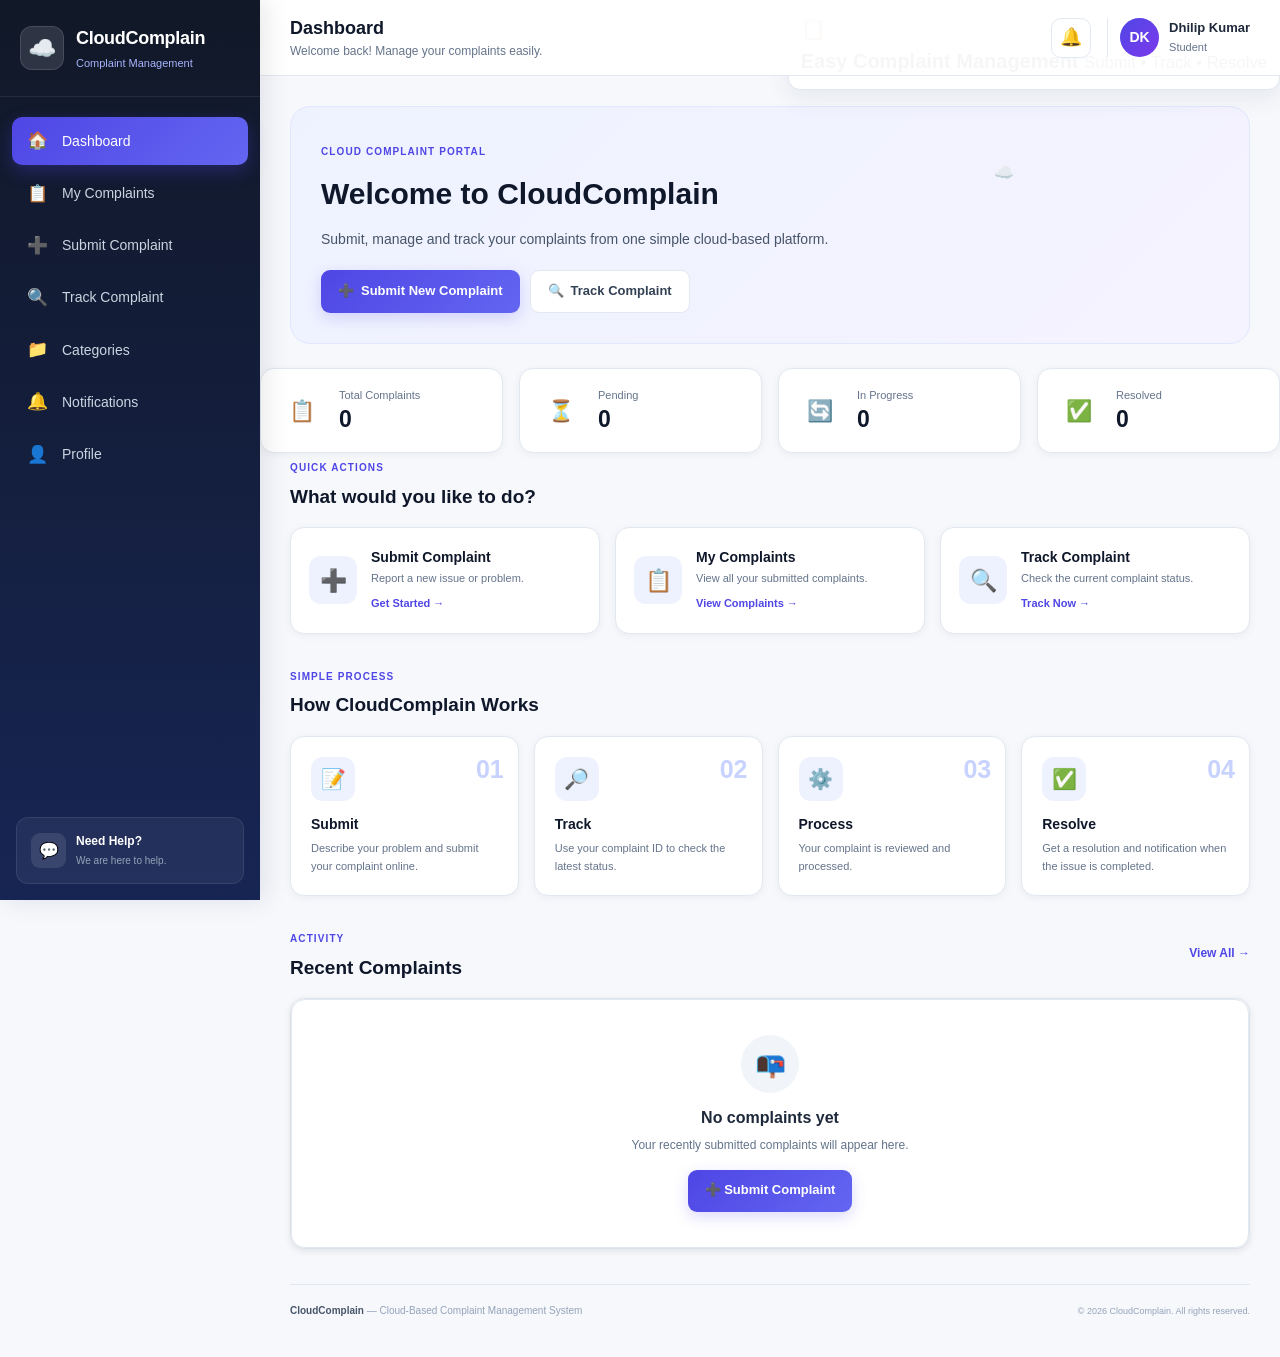
<file: index.html>
<!DOCTYPE html>
<html lang="en">

<head>

    <meta charset="UTF-8">

    <meta
        name="viewport"
        content="width=device-width, initial-scale=1.0"
    >

    <meta
        name="description"
        content="CloudComplain - Cloud Based Complaint Management System"
    >

    <title>
        CloudComplain | Complaint Management
    </title>

    <link
        rel="stylesheet"
        href="style.css"
    >

</head>


<body>


    <!-- =====================================================
         MAIN APPLICATION
    ====================================================== -->

    <div class="app-container">


        <!-- =================================================
             SIDEBAR
        ================================================== -->

        <aside class="sidebar">


            <!-- Logo -->

            <div class="sidebar-logo">

                <div class="logo-icon">
                    ☁️
                </div>

                <div class="logo-text">

                    <h1>
                        CloudComplain
                    </h1>

                    <p>
                        Complaint Management
                    </p>

                </div>

            </div>


            <!-- Navigation -->

            <nav class="sidebar-nav">


                <a
                    href="index.html"
                    class="nav-link active"
                >

                    <span class="nav-icon">
                        🏠
                    </span>

                    <span>
                        Dashboard
                    </span>

                </a>


                <a
                    href="complaints.html"
                    class="nav-link"
                >

                    <span class="nav-icon">
                        📋
                    </span>

                    <span>
                        My Complaints
                    </span>

                </a>


                <a
                    href="submit.html"
                    class="nav-link"
                >

                    <span class="nav-icon">
                        ➕
                    </span>

                    <span>
                        Submit Complaint
                    </span>

                </a>


                <a
                    href="track.html"
                    class="nav-link"
                >

                    <span class="nav-icon">
                        🔍
                    </span>

                    <span>
                        Track Complaint
                    </span>

                </a>


                <a
                    href="categories.html"
                    class="nav-link"
                >

                    <span class="nav-icon">
                        📁
                    </span>

                    <span>
                        Categories
                    </span>

                </a>


                <a
                    href="notification.html"
                    class="nav-link"
                >

                    <span class="nav-icon">
                        🔔
                    </span>

                    <span>
                        Notifications
                    </span>

                    <span
                        id="headerNotificationCount"
                        class="notification-count"
                    >
                        0
                    </span>

                </a>


                <a
                    href="profile.html"
                    class="nav-link"
                >

                    <span class="nav-icon">
                        👤
                    </span>

                    <span>
                        Profile
                    </span>

                </a>


            </nav>


            <!-- Sidebar Bottom -->

            <div class="sidebar-bottom">

                <div class="help-box">

                    <div class="help-icon">
                        💬
                    </div>

                    <div>

                        <strong>
                            Need Help?
                        </strong>

                        <p>
                            We are here to help.
                        </p>

                    </div>

                </div>

            </div>


        </aside>


        <!-- =================================================
             MAIN CONTENT
        ================================================== -->

        <main class="main-content">


            <!-- Top Bar -->

            <header class="topbar">


                <button
                    type="button"
                    class="menu-button"
                    id="menuButton"
                >
                    ☰
                </button>


                <div class="topbar-left">

                    <div>

                        <h2>
                            Dashboard
                        </h2>

                        <p>
                            Welcome back! Manage your complaints easily.
                        </p>

                    </div>

                </div>


                <div class="topbar-right">


                    <!-- Notification -->

                    <a
                        href="notification.html"
                        class="topbar-icon-button"
                        title="Notifications"
                    >

                        🔔

                        <span
                            id="notificationCount"
                            class="notification-count"
                        >
                            0
                        </span>

                    </a>


                    <!-- User -->

                    <a
                        href="profile.html"
                        class="user-mini"
                    >

                        <div class="user-avatar">
                            D
                        </div>

                        <div class="user-mini-info">

                            <strong id="headerUserName">
                                Dhilip Kumar
                            </strong>

                            <span>
                                Student
                            </span>

                        </div>

                    </a>


                </div>


            </header>


            <!-- =================================================
                 WELCOME SECTION
            ================================================== -->

            <section class="welcome-section">


                <div class="welcome-content">

                    <span class="section-label">
                        CLOUD COMPLAINT PORTAL
                    </span>

                    <h1>
                        Welcome to
                        <span>
                            CloudComplain
                        </span>
                    </h1>

                    <p>
                        Submit, manage and track your complaints
                        from one simple cloud-based platform.
                    </p>


                    <div class="welcome-buttons">

                        <a
                            href="submit.html"
                            class="primary-button"
                        >

                            <span>
                                ➕
                            </span>

                            Submit New Complaint

                        </a>


                        <a
                            href="track.html"
                            class="secondary-button"
                        >

                            <span>
                                🔍
                            </span>

                            Track Complaint

                        </a>

                    </div>

                </div>


                <div class="welcome-illustration">

                    <div class="cloud-illustration">

                        ☁️

                    </div>

                    <div class="illustration-card">

                        <span>
                            📋
                        </span>

                        <div>

                            <strong>
                                Easy Complaint Management
                            </strong>

                            <small>
                                Submit • Track • Resolve
                            </small>

                        </div>

                    </div>

                </div>


            </section>


            <!-- =================================================
                 STATISTICS
            ================================================== -->

            <section class="stats-grid">


                <!-- Total -->

                <div class="stat-card">

                    <div class="stat-icon blue">
                        📋
                    </div>

                    <div class="stat-content">

                        <span>
                            Total Complaints
                        </span>

                        <strong id="totalComplaints">
                            0
                        </strong>

                    </div>

                </div>


                <!-- Pending -->

                <div class="stat-card">

                    <div class="stat-icon orange">
                        ⏳
                    </div>

                    <div class="stat-content">

                        <span>
                            Pending
                        </span>

                        <strong id="pendingComplaints">
                            0
                        </strong>

                    </div>

                </div>


                <!-- Progress -->

                <div class="stat-card">

                    <div class="stat-icon purple">
                        🔄
                    </div>

                    <div class="stat-content">

                        <span>
                            In Progress
                        </span>

                        <strong id="progressComplaints">
                            0
                        </strong>

                    </div>

                </div>


                <!-- Resolved -->

                <div class="stat-card">

                    <div class="stat-icon green">
                        ✅
                    </div>

                    <div class="stat-content">

                        <span>
                            Resolved
                        </span>

                        <strong id="resolvedComplaints">
                            0
                        </strong>

                    </div>

                </div>


            </section>


            <!-- =================================================
                 QUICK ACTIONS
            ================================================== -->

            <section class="dashboard-section">


                <div class="section-heading">

                    <div>

                        <span class="section-label">
                            QUICK ACTIONS
                        </span>

                        <h2>
                            What would you like to do?
                        </h2>

                    </div>

                </div>


                <div class="quick-actions-grid">


                    <!-- Submit -->

                    <a
                        href="submit.html"
                        class="action-card"
                    >

                        <div class="action-icon blue">
                            ➕
                        </div>

                        <div class="action-card-content">

                            <h3>
                                Submit Complaint
                            </h3>

                            <p>
                                Report a new issue or problem.
                            </p>

                            <span class="action-link">
                                Get Started →
                            </span>

                        </div>

                    </a>


                    <!-- Complaints -->

                    <a
                        href="complaints.html"
                        class="action-card"
                    >

                        <div class="action-icon purple">
                            📋
                        </div>

                        <div class="action-card-content">

                            <h3>
                                My Complaints
                            </h3>

                            <p>
                                View all your submitted complaints.
                            </p>

                            <span class="action-link">
                                View Complaints →
                            </span>

                        </div>

                    </a>


                    <!-- Track -->

                    <a
                        href="track.html"
                        class="action-card"
                    >

                        <div class="action-icon green">
                            🔍
                        </div>

                        <div class="action-card-content">

                            <h3>
                                Track Complaint
                            </h3>

                            <p>
                                Check the current complaint status.
                            </p>

                            <span class="action-link">
                                Track Now →
                            </span>

                        </div>

                    </a>


                </div>

            </section>


            <!-- =================================================
                 HOW IT WORKS
            ================================================== -->

            <section class="dashboard-section">


                <div class="section-heading">

                    <div>

                        <span class="section-label">
                            SIMPLE PROCESS
                        </span>

                        <h2>
                            How CloudComplain Works
                        </h2>

                    </div>

                </div>


                <div class="steps-grid">


                    <!-- Step 1 -->

                    <div class="step-card">

                        <div class="step-number">
                            01
                        </div>

                        <div class="step-icon">
                            📝
                        </div>

                        <h3>
                            Submit
                        </h3>

                        <p>
                            Describe your problem and submit
                            your complaint online.
                        </p>

                    </div>


                    <!-- Step 2 -->

                    <div class="step-card">

                        <div class="step-number">
                            02
                        </div>

                        <div class="step-icon">
                            🔎
                        </div>

                        <h3>
                            Track
                        </h3>

                        <p>
                            Use your complaint ID to check
                            the latest status.
                        </p>

                    </div>


                    <!-- Step 3 -->

                    <div class="step-card">

                        <div class="step-number">
                            03
                        </div>

                        <div class="step-icon">
                            ⚙️
                        </div>

                        <h3>
                            Process
                        </h3>

                        <p>
                            Your complaint is reviewed and
                            processed.
                        </p>

                    </div>


                    <!-- Step 4 -->

                    <div class="step-card">

                        <div class="step-number">
                            04
                        </div>

                        <div class="step-icon">
                            ✅
                        </div>

                        <h3>
                            Resolve
                        </h3>

                        <p>
                            Get a resolution and notification
                            when the issue is completed.
                        </p>

                    </div>


                </div>

            </section>


            <!-- =================================================
                 RECENT COMPLAINTS
            ================================================== -->

            <section class="dashboard-section">


                <div class="section-heading">

                    <div>

                        <span class="section-label">
                            ACTIVITY
                        </span>

                        <h2>
                            Recent Complaints
                        </h2>

                    </div>


                    <a
                        href="complaints.html"
                        class="view-all-link"
                    >
                        View All →
                    </a>

                </div>


                <div
                    id="recentComplaints"
                    class="recent-complaints"
                >


                    <div class="empty-state">

                        <div class="empty-icon">
                            📋
                        </div>

                        <h3>
                            No Complaints Yet
                        </h3>

                        <p>
                            Your recent complaints will appear here.
                        </p>

                        <a
                            href="submit.html"
                            class="primary-button"
                        >
                            ➕ Submit Your First Complaint
                        </a>

                    </div>


                </div>


            </section>


            <!-- =================================================
                 FOOTER
            ================================================== -->

            <footer class="footer">

                <div>

                    <strong>
                        CloudComplain
                    </strong>

                    <span>
                        — Cloud-Based Complaint Management System
                    </span>

                </div>

                <p>
                    © 2026 CloudComplain. All rights reserved.
                </p>

            </footer>


        </main>


    </div>


    <!-- =====================================================
         TOAST MESSAGE
    ====================================================== -->

    <div
        id="toast"
        class="toast"
    >

        <span
            id="toastMessage"
        >
            Success
        </span>

    </div>


    <!-- =====================================================
         JAVASCRIPT
    ====================================================== -->

    <script src="script.js"></script>


</body>

</html>
</file>
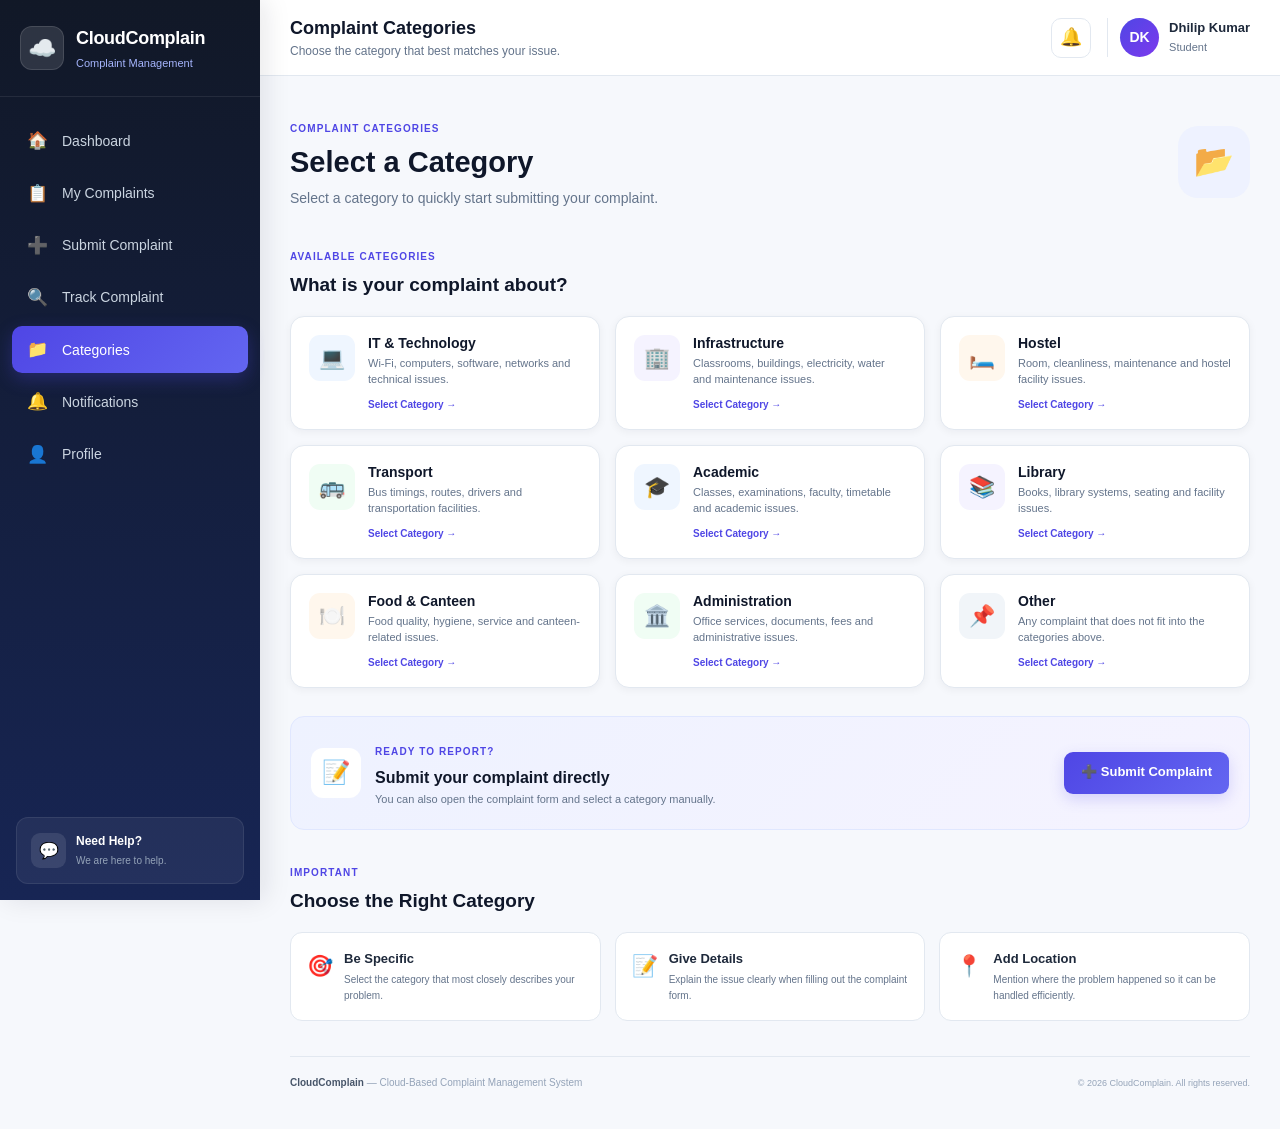
<file: categories.html>
<!DOCTYPE html>
<html lang="en">

<head>

    <meta charset="UTF-8">

    <meta
        name="viewport"
        content="width=device-width, initial-scale=1.0"
    >

    <meta
        name="description"
        content="CloudComplain - Complaint Categories"
    >

    <title>
        Categories | CloudComplain
    </title>

    <link
        rel="stylesheet"
        href="style.css"
    >

</head>


<body>


    <!-- =====================================================
         APPLICATION CONTAINER
    ====================================================== -->

    <div class="app-container">


        <!-- =================================================
             SIDEBAR
        ================================================== -->

        <aside class="sidebar">


            <!-- LOGO -->

            <div class="sidebar-logo">

                <div class="logo-icon">
                    ☁️
                </div>

                <div class="logo-text">

                    <h1>
                        CloudComplain
                    </h1>

                    <p>
                        Complaint Management
                    </p>

                </div>

            </div>


            <!-- NAVIGATION -->

            <nav class="sidebar-nav">


                <a
                    href="index.html"
                    class="nav-link"
                >

                    <span class="nav-icon">
                        🏠
                    </span>

                    <span>
                        Dashboard
                    </span>

                </a>


                <a
                    href="complaints.html"
                    class="nav-link"
                >

                    <span class="nav-icon">
                        📋
                    </span>

                    <span>
                        My Complaints
                    </span>

                </a>


                <a
                    href="submit.html"
                    class="nav-link"
                >

                    <span class="nav-icon">
                        ➕
                    </span>

                    <span>
                        Submit Complaint
                    </span>

                </a>


                <a
                    href="track.html"
                    class="nav-link"
                >

                    <span class="nav-icon">
                        🔍
                    </span>

                    <span>
                        Track Complaint
                    </span>

                </a>


                <a
                    href="categories.html"
                    class="nav-link active"
                >

                    <span class="nav-icon">
                        📁
                    </span>

                    <span>
                        Categories
                    </span>

                </a>


                <a
                    href="notification.html"
                    class="nav-link"
                >

                    <span class="nav-icon">
                        🔔
                    </span>

                    <span>
                        Notifications
                    </span>

                    <span
                        id="headerNotificationCount"
                        class="notification-count"
                    >
                        0
                    </span>

                </a>


                <a
                    href="profile.html"
                    class="nav-link"
                >

                    <span class="nav-icon">
                        👤
                    </span>

                    <span>
                        Profile
                    </span>

                </a>


            </nav>


            <!-- SIDEBAR BOTTOM -->

            <div class="sidebar-bottom">

                <div class="help-box">

                    <div class="help-icon">
                        💬
                    </div>

                    <div>

                        <strong>
                            Need Help?
                        </strong>

                        <p>
                            We are here to help.
                        </p>

                    </div>

                </div>

            </div>


        </aside>


        <!-- =================================================
             MAIN CONTENT
        ================================================== -->

        <main class="main-content">


            <!-- =================================================
                 TOPBAR
            ================================================== -->

            <header class="topbar">


                <button
                    type="button"
                    class="menu-button"
                    id="menuButton"
                    aria-label="Open menu"
                >
                    ☰
                </button>


                <div class="topbar-left">

                    <div>

                        <h2>
                            Complaint Categories
                        </h2>

                        <p>
                            Choose the category that best matches your issue.
                        </p>

                    </div>

                </div>


                <div class="topbar-right">


                    <!-- NOTIFICATION -->

                    <a
                        href="notification.html"
                        class="topbar-icon-button"
                        title="Notifications"
                    >

                        🔔

                        <span
                            id="notificationCount"
                            class="notification-count"
                        >
                            0
                        </span>

                    </a>


                    <!-- USER -->

                    <a
                        href="profile.html"
                        class="user-mini"
                    >

                        <div class="user-avatar">
                            D
                        </div>

                        <div class="user-mini-info">

                            <strong id="headerUserName">
                                Dhilip Kumar
                            </strong>

                            <span>
                                Student
                            </span>

                        </div>

                    </a>


                </div>


            </header>


            <!-- =================================================
                 PAGE HEADER
            ================================================== -->

            <section class="page-header">


                <div>

                    <span class="section-label">
                        COMPLAINT CATEGORIES
                    </span>

                    <h1>
                        Select a Category
                    </h1>

                    <p>
                        Select a category to quickly start submitting
                        your complaint.
                    </p>

                </div>


                <div class="categories-header-icon">
                    📂
                </div>


            </section>


            <!-- =================================================
                 CATEGORY GRID
            ================================================== -->

            <section class="categories-section">


                <div class="section-heading">

                    <div>

                        <span class="section-label">
                            AVAILABLE CATEGORIES
                        </span>

                        <h2>
                            What is your complaint about?
                        </h2>

                    </div>

                </div>


                <div class="category-grid">


                    <!-- =========================================
                         IT & TECHNOLOGY
                    ========================================== -->

                    <button
                        type="button"
                        class="category-card"
                        onclick="selectCategory('IT & Technology')"
                    >

                        <div class="category-card-icon blue">
                            💻
                        </div>

                        <div class="category-card-content">

                            <h3>
                                IT & Technology
                            </h3>

                            <p>
                                Wi-Fi, computers, software,
                                networks and technical issues.
                            </p>

                            <span class="category-action">
                                Select Category →
                            </span>

                        </div>

                    </button>


                    <!-- =========================================
                         INFRASTRUCTURE
                    ========================================== -->

                    <button
                        type="button"
                        class="category-card"
                        onclick="selectCategory('Infrastructure')"
                    >

                        <div class="category-card-icon purple">
                            🏢
                        </div>

                        <div class="category-card-content">

                            <h3>
                                Infrastructure
                            </h3>

                            <p>
                                Classrooms, buildings, electricity,
                                water and maintenance issues.
                            </p>

                            <span class="category-action">
                                Select Category →
                            </span>

                        </div>

                    </button>


                    <!-- =========================================
                         HOSTEL
                    ========================================== -->

                    <button
                        type="button"
                        class="category-card"
                        onclick="selectCategory('Hostel')"
                    >

                        <div class="category-card-icon orange">
                            🛏️
                        </div>

                        <div class="category-card-content">

                            <h3>
                                Hostel
                            </h3>

                            <p>
                                Room, cleanliness, maintenance
                                and hostel facility issues.
                            </p>

                            <span class="category-action">
                                Select Category →
                            </span>

                        </div>

                    </button>


                    <!-- =========================================
                         TRANSPORT
                    ========================================== -->

                    <button
                        type="button"
                        class="category-card"
                        onclick="selectCategory('Transport')"
                    >

                        <div class="category-card-icon green">
                            🚌
                        </div>

                        <div class="category-card-content">

                            <h3>
                                Transport
                            </h3>

                            <p>
                                Bus timings, routes, drivers
                                and transportation facilities.
                            </p>

                            <span class="category-action">
                                Select Category →
                            </span>

                        </div>

                    </button>


                    <!-- =========================================
                         ACADEMIC
                    ========================================== -->

                    <button
                        type="button"
                        class="category-card"
                        onclick="selectCategory('Academic')"
                    >

                        <div class="category-card-icon blue">
                            🎓
                        </div>

                        <div class="category-card-content">

                            <h3>
                                Academic
                            </h3>

                            <p>
                                Classes, examinations, faculty,
                                timetable and academic issues.
                            </p>

                            <span class="category-action">
                                Select Category →
                            </span>

                        </div>

                    </button>


                    <!-- =========================================
                         LIBRARY
                    ========================================== -->

                    <button
                        type="button"
                        class="category-card"
                        onclick="selectCategory('Library')"
                    >

                        <div class="category-card-icon purple">
                            📚
                        </div>

                        <div class="category-card-content">

                            <h3>
                                Library
                            </h3>

                            <p>
                                Books, library systems,
                                seating and facility issues.
                            </p>

                            <span class="category-action">
                                Select Category →
                            </span>

                        </div>

                    </button>


                    <!-- =========================================
                         FOOD & CANTEEN
                    ========================================== -->

                    <button
                        type="button"
                        class="category-card"
                        onclick="selectCategory('Food & Canteen')"
                    >

                        <div class="category-card-icon orange">
                            🍽️
                        </div>

                        <div class="category-card-content">

                            <h3>
                                Food & Canteen
                            </h3>

                            <p>
                                Food quality, hygiene, service
                                and canteen-related issues.
                            </p>

                            <span class="category-action">
                                Select Category →
                            </span>

                        </div>

                    </button>


                    <!-- =========================================
                         ADMINISTRATION
                    ========================================== -->

                    <button
                        type="button"
                        class="category-card"
                        onclick="selectCategory('Administration')"
                    >

                        <div class="category-card-icon green">
                            🏛️
                        </div>

                        <div class="category-card-content">

                            <h3>
                                Administration
                            </h3>

                            <p>
                                Office services, documents,
                                fees and administrative issues.
                            </p>

                            <span class="category-action">
                                Select Category →
                            </span>

                        </div>

                    </button>


                    <!-- =========================================
                         OTHER
                    ========================================== -->

                    <button
                        type="button"
                        class="category-card"
                        onclick="selectCategory('Other')"
                    >

                        <div class="category-card-icon gray">
                            📌
                        </div>

                        <div class="category-card-content">

                            <h3>
                                Other
                            </h3>

                            <p>
                                Any complaint that does not fit
                                into the categories above.
                            </p>

                            <span class="category-action">
                                Select Category →
                            </span>

                        </div>

                    </button>


                </div>


            </section>


            <!-- =================================================
                 QUICK SUBMISSION BANNER
            ================================================== -->

            <section class="category-submit-banner">


                <div class="category-submit-icon">
                    📝
                </div>


                <div class="category-submit-content">

                    <span class="section-label">
                        READY TO REPORT?
                    </span>

                    <h2>
                        Submit your complaint directly
                    </h2>

                    <p>
                        You can also open the complaint form and
                        select a category manually.
                    </p>

                </div>


                <a
                    href="submit.html"
                    class="primary-button"
                >

                    ➕

                    Submit Complaint

                </a>


            </section>


            <!-- =================================================
                 CATEGORY INFORMATION
            ================================================== -->

            <section class="dashboard-section">


                <div class="section-heading">

                    <div>

                        <span class="section-label">
                            IMPORTANT
                        </span>

                        <h2>
                            Choose the Right Category
                        </h2>

                    </div>

                </div>


                <div class="tips-grid">


                    <div class="tip-card">

                        <div class="tip-icon">
                            🎯
                        </div>

                        <div>

                            <h3>
                                Be Specific
                            </h3>

                            <p>
                                Select the category that most closely
                                describes your problem.
                            </p>

                        </div>

                    </div>


                    <div class="tip-card">

                        <div class="tip-icon">
                            📝
                        </div>

                        <div>

                            <h3>
                                Give Details
                            </h3>

                            <p>
                                Explain the issue clearly when filling
                                out the complaint form.
                            </p>

                        </div>

                    </div>


                    <div class="tip-card">

                        <div class="tip-icon">
                            📍
                        </div>

                        <div>

                            <h3>
                                Add Location
                            </h3>

                            <p>
                                Mention where the problem happened so
                                it can be handled efficiently.
                            </p>

                        </div>

                    </div>


                </div>


            </section>


            <!-- =================================================
                 FOOTER
            ================================================== -->

            <footer class="footer">

                <div>

                    <strong>
                        CloudComplain
                    </strong>

                    <span>
                        — Cloud-Based Complaint Management System
                    </span>

                </div>

                <p>
                    © 2026 CloudComplain. All rights reserved.
                </p>

            </footer>


        </main>


    </div>


    <!-- =====================================================
         TOAST
    ====================================================== -->

    <div
        id="toast"
        class="toast"
    >

        <span id="toastMessage">
            Success
        </span>

    </div>


    <!-- =====================================================
         JAVASCRIPT
    ====================================================== -->

    <script src="script.js"></script>


    <!-- =====================================================
         CATEGORY PAGE SCRIPT
    ====================================================== -->

    <script>

        /*
         * When a category is selected:
         *
         * 1. Save the category in localStorage.
         * 2. Show a success message.
         * 3. Open submit.html.
         */

        function selectCategory(category) {


            if (!category) {

                return;

            }


            localStorage.setItem(
                "cloudcomplain_selected_category",
                category
            );


            if (
                typeof showToast ===
                "function"
            ) {

                showToast(
                    category +
                    " selected.",
                    "success"
                );

            }


            setTimeout(
                function () {

                    window.location.href =
                        "submit.html";

                },
                500
            );

        }


        /*
         * Update notification count
         */

        document.addEventListener(
            "DOMContentLoaded",
            function () {


                if (
                    typeof updateNotificationCount ===
                    "function"
                ) {

                    updateNotificationCount();

                }


                if (
                    typeof updateUserDisplay ===
                    "function"
                ) {

                    updateUserDisplay();

                }

            }
        );

    </script>


</body>

</html>
</file>
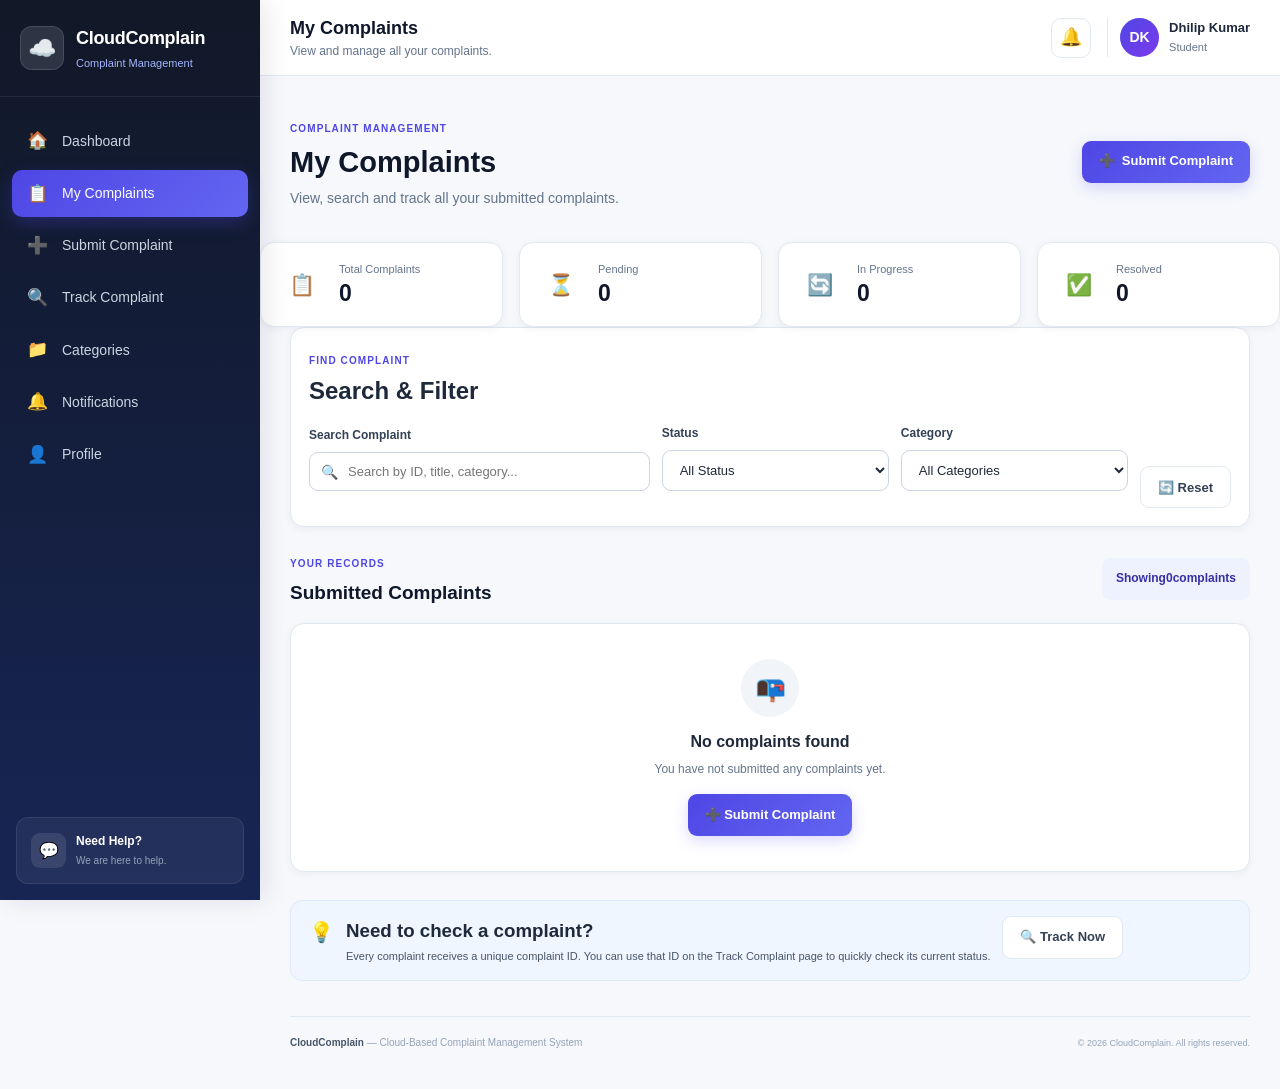
<file: complaints.html>
<!DOCTYPE html>
<html lang="en">

<head>

    <meta charset="UTF-8">

    <meta
        name="viewport"
        content="width=device-width, initial-scale=1.0"
    >

    <meta
        name="description"
        content="CloudComplain - My Complaints"
    >

    <title>
        My Complaints | CloudComplain
    </title>

    <link
        rel="stylesheet"
        href="style.css"
    >

</head>


<body>


    <!-- =====================================================
         APPLICATION CONTAINER
    ====================================================== -->

    <div class="app-container">


        <!-- =================================================
             SIDEBAR
        ================================================== -->

        <aside class="sidebar">


            <!-- LOGO -->

            <div class="sidebar-logo">

                <div class="logo-icon">
                    ☁️
                </div>

                <div class="logo-text">

                    <h1>
                        CloudComplain
                    </h1>

                    <p>
                        Complaint Management
                    </p>

                </div>

            </div>


            <!-- NAVIGATION -->

            <nav class="sidebar-nav">


                <a
                    href="index.html"
                    class="nav-link"
                >

                    <span class="nav-icon">
                        🏠
                    </span>

                    <span>
                        Dashboard
                    </span>

                </a>


                <a
                    href="complaints.html"
                    class="nav-link active"
                >

                    <span class="nav-icon">
                        📋
                    </span>

                    <span>
                        My Complaints
                    </span>

                </a>


                <a
                    href="submit.html"
                    class="nav-link"
                >

                    <span class="nav-icon">
                        ➕
                    </span>

                    <span>
                        Submit Complaint
                    </span>

                </a>


                <a
                    href="track.html"
                    class="nav-link"
                >

                    <span class="nav-icon">
                        🔍
                    </span>

                    <span>
                        Track Complaint
                    </span>

                </a>


                <a
                    href="categories.html"
                    class="nav-link"
                >

                    <span class="nav-icon">
                        📁
                    </span>

                    <span>
                        Categories
                    </span>

                </a>


                <a
                    href="notification.html"
                    class="nav-link"
                >

                    <span class="nav-icon">
                        🔔
                    </span>

                    <span>
                        Notifications
                    </span>

                    <span
                        id="headerNotificationCount"
                        class="notification-count"
                    >
                        0
                    </span>

                </a>


                <a
                    href="profile.html"
                    class="nav-link"
                >

                    <span class="nav-icon">
                        👤
                    </span>

                    <span>
                        Profile
                    </span>

                </a>


            </nav>


            <!-- SIDEBAR BOTTOM -->

            <div class="sidebar-bottom">

                <div class="help-box">

                    <div class="help-icon">
                        💬
                    </div>

                    <div>

                        <strong>
                            Need Help?
                        </strong>

                        <p>
                            We are here to help.
                        </p>

                    </div>

                </div>

            </div>


        </aside>


        <!-- =================================================
             MAIN CONTENT
        ================================================== -->

        <main class="main-content">


            <!-- =================================================
                 TOP BAR
            ================================================== -->

            <header class="topbar">


                <button
                    type="button"
                    class="menu-button"
                    id="menuButton"
                    aria-label="Open menu"
                >
                    ☰
                </button>


                <div class="topbar-left">

                    <div>

                        <h2>
                            My Complaints
                        </h2>

                        <p>
                            View and manage all your complaints.
                        </p>

                    </div>

                </div>


                <div class="topbar-right">


                    <!-- Notification -->

                    <a
                        href="notification.html"
                        class="topbar-icon-button"
                        title="Notifications"
                    >

                        🔔

                        <span
                            id="notificationCount"
                            class="notification-count"
                        >
                            0
                        </span>

                    </a>


                    <!-- User -->

                    <a
                        href="profile.html"
                        class="user-mini"
                    >

                        <div class="user-avatar">
                            D
                        </div>

                        <div class="user-mini-info">

                            <strong id="headerUserName">
                                Dhilip Kumar
                            </strong>

                            <span>
                                Student
                            </span>

                        </div>

                    </a>


                </div>


            </header>


            <!-- =================================================
                 PAGE HEADER
            ================================================== -->

            <section class="page-header">


                <div>

                    <span class="section-label">
                        COMPLAINT MANAGEMENT
                    </span>

                    <h1>
                        My Complaints
                    </h1>

                    <p>
                        View, search and track all your submitted complaints.
                    </p>

                </div>


                <a
                    href="submit.html"
                    class="primary-button"
                >

                    <span>
                        ➕
                    </span>

                    Submit Complaint

                </a>


            </section>


            <!-- =================================================
                 STATISTICS
            ================================================== -->

            <section class="stats-grid">


                <!-- TOTAL -->

                <div class="stat-card">

                    <div class="stat-icon blue">
                        📋
                    </div>

                    <div class="stat-content">

                        <span>
                            Total Complaints
                        </span>

                        <strong id="totalComplaints">
                            0
                        </strong>

                    </div>

                </div>


                <!-- PENDING -->

                <div class="stat-card">

                    <div class="stat-icon orange">
                        ⏳
                    </div>

                    <div class="stat-content">

                        <span>
                            Pending
                        </span>

                        <strong id="pendingComplaints">
                            0
                        </strong>

                    </div>

                </div>


                <!-- IN PROGRESS -->

                <div class="stat-card">

                    <div class="stat-icon purple">
                        🔄
                    </div>

                    <div class="stat-content">

                        <span>
                            In Progress
                        </span>

                        <strong id="progressComplaints">
                            0
                        </strong>

                    </div>

                </div>


                <!-- RESOLVED -->

                <div class="stat-card">

                    <div class="stat-icon green">
                        ✅
                    </div>

                    <div class="stat-content">

                        <span>
                            Resolved
                        </span>

                        <strong id="resolvedComplaints">
                            0
                        </strong>

                    </div>

                </div>


            </section>


            <!-- =================================================
                 SEARCH AND FILTERS
            ================================================== -->

            <section class="filter-section">


                <div class="filter-header">

                    <div>

                        <span class="section-label">
                            FIND COMPLAINT
                        </span>

                        <h2>
                            Search & Filter
                        </h2>

                    </div>

                </div>


                <div class="filter-grid">


                    <!-- SEARCH -->

                    <div class="form-group search-group">

                        <label
                            for="searchInput"
                        >
                            Search Complaint
                        </label>


                        <div class="input-with-icon">

                            <span>
                                🔍
                            </span>

                            <input
                                type="text"
                                id="searchInput"
                                placeholder="Search by ID, title, category..."
                                autocomplete="off"
                            >

                        </div>

                    </div>


                    <!-- STATUS -->

                    <div class="form-group">

                        <label
                            for="statusFilter"
                        >
                            Status
                        </label>


                        <select
                            id="statusFilter"
                        >

                            <option value="all">
                                All Status
                            </option>

                            <option value="Pending">
                                Pending
                            </option>

                            <option value="In Progress">
                                In Progress
                            </option>

                            <option value="Resolved">
                                Resolved
                            </option>

                            <option value="Rejected">
                                Rejected
                            </option>

                        </select>

                    </div>


                    <!-- CATEGORY -->

                    <div class="form-group">

                        <label
                            for="categoryFilter"
                        >
                            Category
                        </label>


                        <select
                            id="categoryFilter"
                        >

                            <option value="all">
                                All Categories
                            </option>

                            <option value="IT & Technology">
                                IT & Technology
                            </option>

                            <option value="Infrastructure">
                                Infrastructure
                            </option>

                            <option value="Hostel">
                                Hostel
                            </option>

                            <option value="Transport">
                                Transport
                            </option>

                            <option value="Academic">
                                Academic
                            </option>

                            <option value="Library">
                                Library
                            </option>

                            <option value="Food & Canteen">
                                Food & Canteen
                            </option>

                            <option value="Administration">
                                Administration
                            </option>

                            <option value="Other">
                                Other
                            </option>

                        </select>

                    </div>


                    <!-- RESET -->

                    <div class="filter-button-wrapper">

                        <button
                            type="button"
                            class="secondary-button"
                            id="resetFilterButton"
                            onclick="resetFilters()"
                        >

                            🔄 Reset

                        </button>

                    </div>


                </div>


            </section>


            <!-- =================================================
                 COMPLAINT LIST HEADER
            ================================================== -->

            <section class="list-section">


                <div class="section-heading">


                    <div>

                        <span class="section-label">
                            YOUR RECORDS
                        </span>

                        <h2>
                            Submitted Complaints
                        </h2>

                    </div>


                    <div class="complaint-count-box">

                        <span>
                            Showing
                        </span>

                        <strong
                            id="complaintCount"
                        >
                            0
                        </strong>

                        <span>
                            complaints
                        </span>

                    </div>


                </div>


                <!-- =================================================
                     COMPLAINT LIST
                ================================================== -->

                <div
                    id="complaintsList"
                    class="complaints-list"
                >


                    <div class="empty-state">


                        <div class="empty-icon">
                            📋
                        </div>


                        <h3>
                            No Complaints Yet
                        </h3>


                        <p>
                            You have not submitted any complaints.
                        </p>


                        <a
                            href="submit.html"
                            class="primary-button"
                        >

                            ➕ Submit Complaint

                        </a>


                    </div>


                </div>


            </section>


            <!-- =================================================
                 INFORMATION BOX
            ================================================== -->

            <section class="info-banner">


                <div class="info-banner-icon">
                    💡
                </div>


                <div>

                    <h3>
                        Need to check a complaint?
                    </h3>

                    <p>
                        Every complaint receives a unique complaint ID.
                        You can use that ID on the Track Complaint page
                        to quickly check its current status.
                    </p>

                </div>


                <a
                    href="track.html"
                    class="secondary-button"
                >

                    🔍 Track Now

                </a>


            </section>


            <!-- =================================================
                 FOOTER
            ================================================== -->

            <footer class="footer">

                <div>

                    <strong>
                        CloudComplain
                    </strong>

                    <span>
                        — Cloud-Based Complaint Management System
                    </span>

                </div>

                <p>
                    © 2026 CloudComplain. All rights reserved.
                </p>

            </footer>


        </main>


    </div>


    <!-- =====================================================
         TOAST
    ====================================================== -->

    <div
        id="toast"
        class="toast"
    >

        <span id="toastMessage">
            Success
        </span>

    </div>


    <!-- =====================================================
         JAVASCRIPT
    ====================================================== -->

    <script src="script.js"></script>


    <!-- =====================================================
         PAGE-SPECIFIC JAVASCRIPT
    ====================================================== -->

    <script>

        /* =================================================
           FILTER VARIABLES
        ================================================== */

        let currentSearch = "";

        let currentStatus = "all";

        let currentCategory = "all";


        /* =================================================
           APPLY FILTERS
        ================================================== */

        function applyFilters() {

            const complaints =
                getComplaints();


            currentSearch =
                document
                    .getElementById(
                        "searchInput"
                    )
                    .value
                    .trim()
                    .toLowerCase();


            currentStatus =
                document
                    .getElementById(
                        "statusFilter"
                    )
                    .value;


            currentCategory =
                document
                    .getElementById(
                        "categoryFilter"
                    )
                    .value;


            const filtered =
                complaints.filter(
                    function (complaint) {


                        /* SEARCH */

                        const searchMatch =

                            !currentSearch ||

                            String(
                                complaint.id || ""
                            )
                                .toLowerCase()
                                .includes(
                                    currentSearch
                                )

                            ||

                            String(
                                complaint.title || ""
                            )
                                .toLowerCase()
                                .includes(
                                    currentSearch
                                )

                            ||

                            String(
                                complaint.category || ""
                            )
                                .toLowerCase()
                                .includes(
                                    currentSearch
                                )

                            ||

                            String(
                                complaint.description || ""
                            )
                                .toLowerCase()
                                .includes(
                                    currentSearch
                                )

                            ||

                            String(
                                complaint.location || ""
                            )
                                .toLowerCase()
                                .includes(
                                    currentSearch
                                );


                        /* STATUS */

                        const statusMatch =

                            currentStatus === "all"

                            ||

                            String(
                                complaint.status ||
                                ""
                            ).toLowerCase() ===

                            currentStatus.toLowerCase();


                        /* CATEGORY */

                        const categoryMatch =

                            currentCategory === "all"

                            ||

                            String(
                                complaint.category ||
                                ""
                            ).toLowerCase() ===

                            currentCategory.toLowerCase();


                        return (
                            searchMatch &&
                            statusMatch &&
                            categoryMatch
                        );

                    }
                );


            displayComplaints(
                filtered
            );


            updateComplaintCount(
                filtered.length
            );

        }


        /* =================================================
           RESET FILTERS
        ================================================== */

        function resetFilters() {

            document.getElementById(
                "searchInput"
            ).value = "";


            document.getElementById(
                "statusFilter"
            ).value = "all";


            document.getElementById(
                "categoryFilter"
            ).value = "all";


            currentSearch = "";

            currentStatus = "all";

            currentCategory = "all";


            const complaints =
                getComplaints();


            displayComplaints(
                complaints
            );


            updateComplaintCount(
                complaints.length
            );


            showToast(
                "Filters reset.",
                "info"
            );

        }


        /* =================================================
           UPDATE COMPLAINT COUNT
        ================================================== */

        function updateComplaintCount(
            count = null
        ) {

            const element =
                document.getElementById(
                    "complaintCount"
                );


            if (!element) {
                return;
            }


            if (count === null) {

                count =
                    getComplaints()
                        .length;

            }


            element.textContent =
                count;

        }


        /* =================================================
           PAGE INITIALIZATION
        ================================================== */

        document.addEventListener(
            "DOMContentLoaded",
            function () {


                const searchInput =
                    document.getElementById(
                        "searchInput"
                    );


                const statusFilter =
                    document.getElementById(
                        "statusFilter"
                    );


                const categoryFilter =
                    document.getElementById(
                        "categoryFilter"
                    );


                if (searchInput) {

                    searchInput.addEventListener(
                        "input",
                        applyFilters
                    );

                }


                if (statusFilter) {

                    statusFilter.addEventListener(
                        "change",
                        applyFilters
                    );

                }


                if (categoryFilter) {

                    categoryFilter.addEventListener(
                        "change",
                        applyFilters
                    );

                }


                const complaints =
                    getComplaints();


                displayComplaints(
                    complaints
                );


                updateComplaintCount(
                    complaints.length
                );


                updateStatistics();


                updateNotificationCount();


            }
        );

    </script>


</body>

</html>
</file>
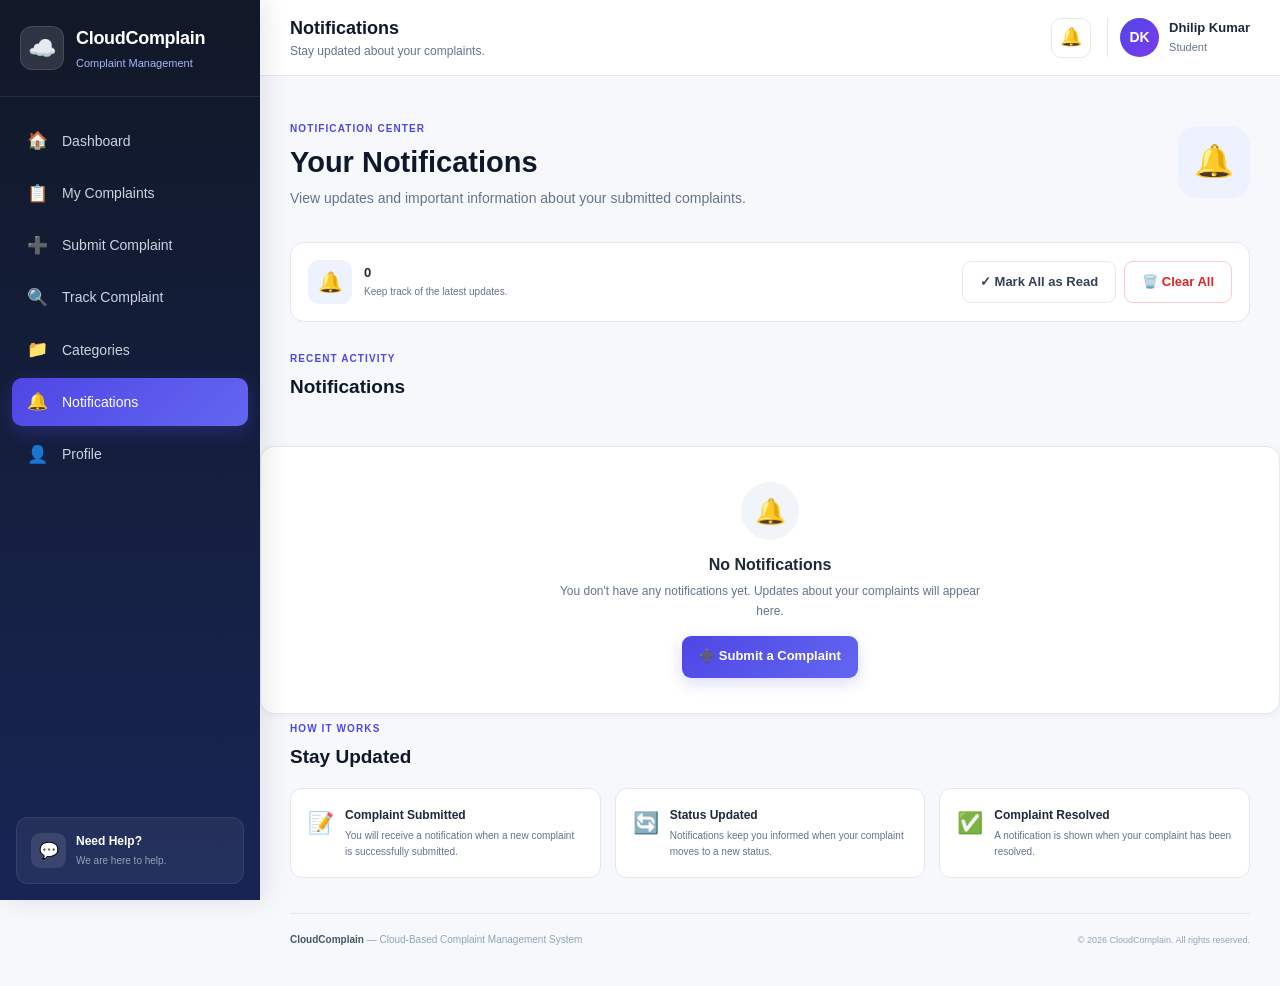
<file: notification.html>
<!DOCTYPE html>
<html lang="en">

<head>

    <meta charset="UTF-8">

    <meta
        name="viewport"
        content="width=device-width, initial-scale=1.0"
    >

    <meta
        name="description"
        content="CloudComplain - Notifications"
    >

    <title>
        Notifications | CloudComplain
    </title>

    <link
        rel="stylesheet"
        href="style.css"
    >

</head>


<body>


    <!-- =====================================================
         APPLICATION CONTAINER
    ====================================================== -->

    <div class="app-container">


        <!-- =================================================
             SIDEBAR
        ================================================== -->

        <aside class="sidebar">


            <!-- LOGO -->

            <div class="sidebar-logo">

                <div class="logo-icon">
                    ☁️
                </div>

                <div class="logo-text">

                    <h1>
                        CloudComplain
                    </h1>

                    <p>
                        Complaint Management
                    </p>

                </div>

            </div>


            <!-- NAVIGATION -->

            <nav class="sidebar-nav">


                <a
                    href="index.html"
                    class="nav-link"
                >

                    <span class="nav-icon">
                        🏠
                    </span>

                    <span>
                        Dashboard
                    </span>

                </a>


                <a
                    href="complaints.html"
                    class="nav-link"
                >

                    <span class="nav-icon">
                        📋
                    </span>

                    <span>
                        My Complaints
                    </span>

                </a>


                <a
                    href="submit.html"
                    class="nav-link"
                >

                    <span class="nav-icon">
                        ➕
                    </span>

                    <span>
                        Submit Complaint
                    </span>

                </a>


                <a
                    href="track.html"
                    class="nav-link"
                >

                    <span class="nav-icon">
                        🔍
                    </span>

                    <span>
                        Track Complaint
                    </span>

                </a>


                <a
                    href="categories.html"
                    class="nav-link"
                >

                    <span class="nav-icon">
                        📁
                    </span>

                    <span>
                        Categories
                    </span>

                </a>


                <a
                    href="notification.html"
                    class="nav-link active"
                >

                    <span class="nav-icon">
                        🔔
                    </span>

                    <span>
                        Notifications
                    </span>

                    <span
                        id="headerNotificationCount"
                        class="notification-count"
                    >
                        0
                    </span>

                </a>


                <a
                    href="profile.html"
                    class="nav-link"
                >

                    <span class="nav-icon">
                        👤
                    </span>

                    <span>
                        Profile
                    </span>

                </a>


            </nav>


            <!-- SIDEBAR BOTTOM -->

            <div class="sidebar-bottom">

                <div class="help-box">

                    <div class="help-icon">
                        💬
                    </div>

                    <div>

                        <strong>
                            Need Help?
                        </strong>

                        <p>
                            We are here to help.
                        </p>

                    </div>

                </div>

            </div>


        </aside>


        <!-- =================================================
             MAIN CONTENT
        ================================================== -->

        <main class="main-content">


            <!-- =================================================
                 TOPBAR
            ================================================== -->

            <header class="topbar">


                <button
                    type="button"
                    class="menu-button"
                    id="menuButton"
                    aria-label="Open menu"
                >
                    ☰
                </button>


                <div class="topbar-left">

                    <div>

                        <h2>
                            Notifications
                        </h2>

                        <p>
                            Stay updated about your complaints.
                        </p>

                    </div>

                </div>


                <div class="topbar-right">


                    <!-- NOTIFICATION -->

                    <a
                        href="notification.html"
                        class="topbar-icon-button"
                        title="Notifications"
                    >

                        🔔

                        <span
                            id="notificationCount"
                            class="notification-count"
                        >
                            0
                        </span>

                    </a>


                    <!-- USER -->

                    <a
                        href="profile.html"
                        class="user-mini"
                    >

                        <div class="user-avatar">
                            D
                        </div>

                        <div class="user-mini-info">

                            <strong id="headerUserName">
                                Dhilip Kumar
                            </strong>

                            <span>
                                Student
                            </span>

                        </div>

                    </a>


                </div>


            </header>


            <!-- =================================================
                 PAGE HEADER
            ================================================== -->

            <section class="page-header">


                <div>

                    <span class="section-label">
                        NOTIFICATION CENTER
                    </span>

                    <h1>
                        Your Notifications
                    </h1>

                    <p>
                        View updates and important information
                        about your submitted complaints.
                    </p>

                </div>


                <div class="tracking-header-icon">
                    🔔
                </div>


            </section>


            <!-- =================================================
                 NOTIFICATION ACTIONS
            ================================================== -->

            <section class="notification-toolbar">


                <div class="notification-summary">

                    <div class="notification-summary-icon">
                        🔔
                    </div>

                    <div>

                        <strong id="unreadNotificationCount">
                            0 unread notifications
                        </strong>

                        <p>
                            Keep track of the latest updates.
                        </p>

                    </div>

                </div>


                <div class="notification-actions">


                    <button
                        type="button"
                        class="secondary-button"
                        onclick="markAllNotificationsRead()"
                    >

                        ✓

                        Mark All as Read

                    </button>


                    <button
                        type="button"
                        class="danger-outline-button"
                        onclick="clearNotifications()"
                    >

                        🗑️

                        Clear All

                    </button>


                </div>


            </section>


            <!-- =================================================
                 NOTIFICATION LIST
            ================================================== -->

            <section class="list-section">


                <div class="section-heading">

                    <div>

                        <span class="section-label">
                            RECENT ACTIVITY
                        </span>

                        <h2>
                            Notifications
                        </h2>

                    </div>

                </div>


                <div
                    id="notificationList"
                    class="notification-list"
                >

                    <!-- Notifications are loaded by script.js -->

                </div>


            </section>


            <!-- =================================================
                 EMPTY NOTIFICATION MESSAGE
            ================================================== -->

            <section
                id="notificationEmptyState"
                class="empty-state"
                style="display: none;"
            >

                <div class="empty-icon">
                    🔔
                </div>

                <h3>
                    No Notifications
                </h3>

                <p>
                    You don't have any notifications yet.
                    Updates about your complaints will appear here.
                </p>

                <a
                    href="submit.html"
                    class="primary-button"
                >

                    ➕

                    Submit a Complaint

                </a>

            </section>


            <!-- =================================================
                 INFORMATION CARDS
            ================================================== -->

            <section class="dashboard-section">


                <div class="section-heading">

                    <div>

                        <span class="section-label">
                            HOW IT WORKS
                        </span>

                        <h2>
                            Stay Updated
                        </h2>

                    </div>

                </div>


                <div class="notification-info-grid">


                    <!-- CARD 1 -->

                    <div class="notification-info-card">

                        <div class="notification-info-icon">
                            📝
                        </div>

                        <div>

                            <h3>
                                Complaint Submitted
                            </h3>

                            <p>
                                You will receive a notification
                                when a new complaint is successfully
                                submitted.
                            </p>

                        </div>

                    </div>


                    <!-- CARD 2 -->

                    <div class="notification-info-card">

                        <div class="notification-info-icon">
                            🔄
                        </div>

                        <div>

                            <h3>
                                Status Updated
                            </h3>

                            <p>
                                Notifications keep you informed when
                                your complaint moves to a new status.
                            </p>

                        </div>

                    </div>


                    <!-- CARD 3 -->

                    <div class="notification-info-card">

                        <div class="notification-info-icon">
                            ✅
                        </div>

                        <div>

                            <h3>
                                Complaint Resolved
                            </h3>

                            <p>
                                A notification is shown when your
                                complaint has been resolved.
                            </p>

                        </div>

                    </div>


                </div>


            </section>


            <!-- =================================================
                 FOOTER
            ================================================== -->

            <footer class="footer">

                <div>

                    <strong>
                        CloudComplain
                    </strong>

                    <span>
                        — Cloud-Based Complaint Management System
                    </span>

                </div>

                <p>
                    © 2026 CloudComplain. All rights reserved.
                </p>

            </footer>


        </main>


    </div>


    <!-- =====================================================
         TOAST
    ====================================================== -->

    <div
        id="toast"
        class="toast"
    >

        <span id="toastMessage">
            Success
        </span>

    </div>


    <!-- =====================================================
         JAVASCRIPT
    ====================================================== -->

    <script src="script.js"></script>


    <!-- =====================================================
         NOTIFICATION PAGE SCRIPT
    ====================================================== -->

    <script>

        document.addEventListener(
            "DOMContentLoaded",
            function () {

                loadNotifications();

                updateNotificationPageCount();

                if (
                    typeof updateNotificationCount ===
                    "function"
                ) {

                    updateNotificationCount();

                }

                if (
                    typeof updateUserDisplay ===
                    "function"
                ) {

                    updateUserDisplay();

                }

            }
        );


        /*
         * Load notifications from localStorage
         */

        function loadNotifications() {

            const notificationList =
                document.getElementById(
                    "notificationList"
                );

            const emptyState =
                document.getElementById(
                    "notificationEmptyState"
                );


            if (!notificationList) {

                return;

            }


            let notifications = [];


            try {

                if (
                    typeof getNotifications ===
                    "function"
                ) {

                    notifications =
                        getNotifications();

                } else {

                    notifications =
                        JSON.parse(
                            localStorage.getItem(
                                "cloudcomplain_notifications"
                            )
                        ) || [];

                }

            } catch (error) {

                notifications = [];

            }


            notificationList.innerHTML = "";


            if (
                !notifications ||
                notifications.length === 0
            ) {

                if (emptyState) {

                    emptyState.style.display =
                        "flex";

                }

                return;

            }


            if (emptyState) {

                emptyState.style.display =
                    "none";

            }


            notifications.forEach(
                function (notification) {

                    const item =
                        createNotificationElement(
                            notification
                        );

                    notificationList.appendChild(
                        item
                    );

                }
            );

        }


        /*
         * Create one notification card
         */

        function createNotificationElement(
            notification
        ) {

            const item =
                document.createElement(
                    "div"
                );


            item.className =
                "notification-card";


            if (!notification.read) {

                item.classList.add(
                    "unread"
                );

            }


            const icon =
                getNotificationIcon(
                    notification.type
                );


            const date =
                formatNotificationDate(
                    notification.createdAt ||
                    notification.date
                );


            const safeTitle =
                escapeNotificationHTML(
                    notification.title ||
                    "Notification"
                );


            const safeMessage =
                escapeNotificationHTML(
                    notification.message ||
                    ""
                );


            const complaintId =
                notification.complaintId
                    ? escapeNotificationHTML(
                        notification.complaintId
                    )
                    : "";


            item.innerHTML = `

                <div class="notification-icon">

                    ${icon}

                </div>


                <div class="notification-content">

                    <div class="notification-content-top">

                        <h3>
                            ${safeTitle}
                        </h3>

                        ${
                            !notification.read
                            ? `
                                <span class="unread-dot">
                                </span>
                            `
                            : ""
                        }

                    </div>


                    <p>
                        ${safeMessage}
                    </p>


                    ${
                        complaintId
                        ? `
                            <span class="notification-complaint-id">
                                Complaint ID:
                                <strong>
                                    ${complaintId}
                                </strong>
                            </span>
                        `
                        : ""
                    }


                    <small>
                        ${date}
                    </small>

                </div>


                <div class="notification-card-actions">

                    ${
                        !notification.read
                        ? `
                            <button
                                type="button"
                                class="notification-read-button"
                                onclick="readNotification('${notification.id}')"
                            >
                                Mark as read
                            </button>
                        `
                        : `
                            <span class="read-label">
                                ✓ Read
                            </span>
                        `
                    }

                </div>

            `;


            return item;

        }


        /*
         * Notification icons
         */

        function getNotificationIcon(type) {

            switch (type) {

                case "success":
                    return "✅";

                case "resolved":
                    return "🎉";

                case "status":
                    return "🔄";

                case "warning":
                    return "⚠️";

                case "error":
                    return "❌";

                case "info":
                    return "ℹ️";

                default:
                    return "🔔";

            }

        }


        /*
         * Mark one notification as read
         */

        function readNotification(id) {

            if (
                typeof markNotificationRead ===
                "function"
            ) {

                markNotificationRead(id);

            } else {

                let notifications =
                    JSON.parse(
                        localStorage.getItem(
                            "cloudcomplain_notifications"
                        )
                    ) || [];


                notifications =
                    notifications.map(
                        function (notification) {

                            if (
                                String(
                                    notification.id
                                ) === String(id)
                            ) {

                                return {
                                    ...notification,
                                    read: true
                                };

                            }

                            return notification;

                        }
                    );


                localStorage.setItem(
                    "cloudcomplain_notifications",
                    JSON.stringify(
                        notifications
                    )
                );

            }


            loadNotifications();

            updateNotificationPageCount();


            if (
                typeof updateNotificationCount ===
                "function"
            ) {

                updateNotificationCount();

            }


            if (
                typeof showToast ===
                "function"
            ) {

                showToast(
                    "Notification marked as read.",
                    "success"
                );

            }

        }


        /*
         * Update unread notification text
         */

        function updateNotificationPageCount() {

            let notifications = [];


            try {

                if (
                    typeof getNotifications ===
                    "function"
                ) {

                    notifications =
                        getNotifications();

                } else {

                    notifications =
                        JSON.parse(
                            localStorage.getItem(
                                "cloudcomplain_notifications"
                            )
                        ) || [];

                }

            } catch (error) {

                notifications = [];

            }


            const unreadCount =
                notifications.filter(
                    function (notification) {

                        return !notification.read;

                    }
                ).length;


            const element =
                document.getElementById(
                    "unreadNotificationCount"
                );


            if (element) {

                element.textContent =
                    unreadCount +
                    (
                        unreadCount === 1
                            ? " unread notification"
                            : " unread notifications"
                    );

            }

        }


        /*
         * Format notification date
         */

        function formatNotificationDate(
            dateValue
        ) {

            if (!dateValue) {

                return "Recently";

            }


            const date =
                new Date(dateValue);


            if (
                Number.isNaN(
                    date.getTime()
                )
            ) {

                return "Recently";

            }


            return date.toLocaleString(
                "en-IN",
                {
                    day: "2-digit",
                    month: "short",
                    year: "numeric",
                    hour: "2-digit",
                    minute: "2-digit"
                }
            );

        }


        /*
         * Prevent HTML injection
         */

        function escapeNotificationHTML(
            value
        ) {

            const div =
                document.createElement(
                    "div"
                );


            div.textContent =
                value == null
                    ? ""
                    : String(value);


            return div.innerHTML;

        }


        /*
         * Refresh page when another tab
         * changes localStorage.
         */

        window.addEventListener(
            "storage",
            function (event) {

                if (
                    event.key ===
                    "cloudcomplain_notifications"
                ) {

                    loadNotifications();

                    updateNotificationPageCount();

                }

            }
        );

    </script>


</body>

</html>
</file>
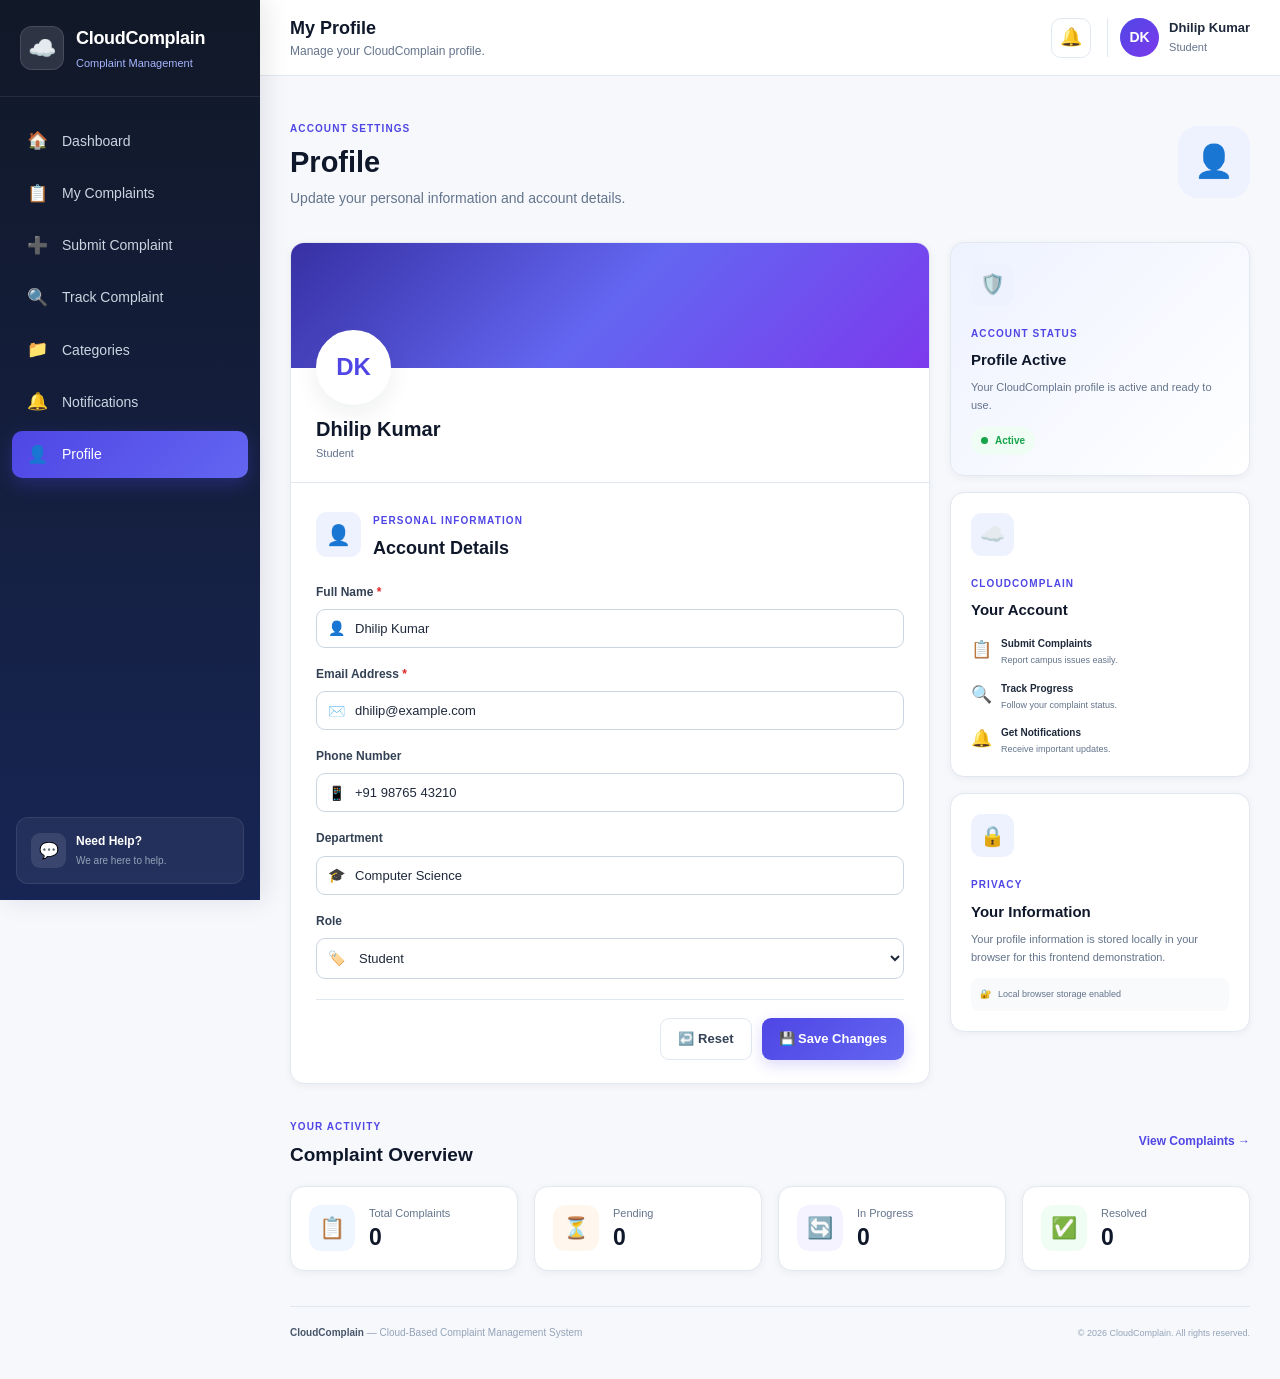
<file: profile.html>
<!DOCTYPE html>
<html lang="en">

<head>

    <meta charset="UTF-8">

    <meta
        name="viewport"
        content="width=device-width, initial-scale=1.0"
    >

    <meta
        name="description"
        content="CloudComplain - User Profile"
    >

    <title>
        Profile | CloudComplain
    </title>

    <link
        rel="stylesheet"
        href="style.css"
    >

</head>


<body>


    <!-- =====================================================
         APPLICATION CONTAINER
    ====================================================== -->

    <div class="app-container">


        <!-- =================================================
             SIDEBAR
        ================================================== -->

        <aside class="sidebar">


            <!-- LOGO -->

            <div class="sidebar-logo">

                <div class="logo-icon">
                    ☁️
                </div>

                <div class="logo-text">

                    <h1>
                        CloudComplain
                    </h1>

                    <p>
                        Complaint Management
                    </p>

                </div>

            </div>


            <!-- NAVIGATION -->

            <nav class="sidebar-nav">


                <a
                    href="index.html"
                    class="nav-link"
                >

                    <span class="nav-icon">
                        🏠
                    </span>

                    <span>
                        Dashboard
                    </span>

                </a>


                <a
                    href="complaints.html"
                    class="nav-link"
                >

                    <span class="nav-icon">
                        📋
                    </span>

                    <span>
                        My Complaints
                    </span>

                </a>


                <a
                    href="submit.html"
                    class="nav-link"
                >

                    <span class="nav-icon">
                        ➕
                    </span>

                    <span>
                        Submit Complaint
                    </span>

                </a>


                <a
                    href="track.html"
                    class="nav-link"
                >

                    <span class="nav-icon">
                        🔍
                    </span>

                    <span>
                        Track Complaint
                    </span>

                </a>


                <a
                    href="categories.html"
                    class="nav-link"
                >

                    <span class="nav-icon">
                        📁
                    </span>

                    <span>
                        Categories
                    </span>

                </a>


                <a
                    href="notification.html"
                    class="nav-link"
                >

                    <span class="nav-icon">
                        🔔
                    </span>

                    <span>
                        Notifications
                    </span>

                    <span
                        id="headerNotificationCount"
                        class="notification-count"
                    >
                        0
                    </span>

                </a>


                <a
                    href="profile.html"
                    class="nav-link active"
                >

                    <span class="nav-icon">
                        👤
                    </span>

                    <span>
                        Profile
                    </span>

                </a>


            </nav>


            <!-- SIDEBAR BOTTOM -->

            <div class="sidebar-bottom">

                <div class="help-box">

                    <div class="help-icon">
                        💬
                    </div>

                    <div>

                        <strong>
                            Need Help?
                        </strong>

                        <p>
                            We are here to help.
                        </p>

                    </div>

                </div>

            </div>


        </aside>


        <!-- =================================================
             MAIN CONTENT
        ================================================== -->

        <main class="main-content">


            <!-- =================================================
                 TOPBAR
            ================================================== -->

            <header class="topbar">


                <button
                    type="button"
                    class="menu-button"
                    id="menuButton"
                    aria-label="Open menu"
                >
                    ☰
                </button>


                <div class="topbar-left">

                    <div>

                        <h2>
                            My Profile
                        </h2>

                        <p>
                            Manage your CloudComplain profile.
                        </p>

                    </div>

                </div>


                <div class="topbar-right">


                    <!-- NOTIFICATION -->

                    <a
                        href="notification.html"
                        class="topbar-icon-button"
                        title="Notifications"
                    >

                        🔔

                        <span
                            id="notificationCount"
                            class="notification-count"
                        >
                            0
                        </span>

                    </a>


                    <!-- USER -->

                    <a
                        href="profile.html"
                        class="user-mini"
                    >

                        <div
                            class="user-avatar"
                            id="topbarAvatar"
                        >
                            D
                        </div>

                        <div class="user-mini-info">

                            <strong id="headerUserName">
                                Dhilip Kumar
                            </strong>

                            <span>
                                Student
                            </span>

                        </div>

                    </a>


                </div>


            </header>


            <!-- =================================================
                 PAGE HEADER
            ================================================== -->

            <section class="page-header">


                <div>

                    <span class="section-label">
                        ACCOUNT SETTINGS
                    </span>

                    <h1>
                        Profile
                    </h1>

                    <p>
                        Update your personal information and
                        account details.
                    </p>

                </div>


                <div class="profile-header-icon">
                    👤
                </div>


            </section>


            <!-- =================================================
                 PROFILE LAYOUT
            ================================================== -->

            <section class="profile-layout">


                <!-- =============================================
                     PROFILE CARD
                ============================================== -->

                <div class="profile-main-card">


                    <!-- PROFILE COVER -->

                    <div class="profile-cover">

                        <div
                            class="large-profile-avatar"
                            id="profileAvatar"
                        >
                            D
                        </div>

                    </div>


                    <!-- PROFILE INTRO -->

                    <div class="profile-intro">

                        <h2 id="profileDisplayName">
                            Dhilip Kumar
                        </h2>

                        <p>
                            Student
                        </p>

                    </div>


                    <!-- PROFILE FORM -->

                    <form
                        id="profileForm"
                        class="profile-form"
                    >


                        <div class="form-card-header">

                            <div class="form-header-icon">
                                👤
                            </div>

                            <div>

                                <span class="section-label">
                                    PERSONAL INFORMATION
                                </span>

                                <h2>
                                    Account Details
                                </h2>

                            </div>

                        </div>


                        <!-- NAME -->

                        <div class="form-group">

                            <label for="profileName">
                                Full Name
                                <span class="required">
                                    *
                                </span>
                            </label>

                            <div class="input-with-icon">

                                <span>
                                    👤
                                </span>

                                <input
                                    type="text"
                                    id="profileName"
                                    name="name"
                                    placeholder="Enter your full name"
                                    autocomplete="name"
                                    required
                                >

                            </div>

                        </div>


                        <!-- EMAIL -->

                        <div class="form-group">

                            <label for="profileEmail">
                                Email Address
                                <span class="required">
                                    *
                                </span>
                            </label>

                            <div class="input-with-icon">

                                <span>
                                    ✉️
                                </span>

                                <input
                                    type="email"
                                    id="profileEmail"
                                    name="email"
                                    placeholder="Enter your email"
                                    autocomplete="email"
                                    required
                                >

                            </div>

                        </div>


                        <!-- PHONE -->

                        <div class="form-group">

                            <label for="profilePhone">
                                Phone Number
                            </label>

                            <div class="input-with-icon">

                                <span>
                                    📱
                                </span>

                                <input
                                    type="tel"
                                    id="profilePhone"
                                    name="phone"
                                    placeholder="Enter your phone number"
                                    autocomplete="tel"
                                >

                            </div>

                        </div>


                        <!-- DEPARTMENT -->

                        <div class="form-group">

                            <label for="profileDepartment">
                                Department
                            </label>

                            <div class="input-with-icon">

                                <span>
                                    🎓
                                </span>

                                <input
                                    type="text"
                                    id="profileDepartment"
                                    name="department"
                                    placeholder="Enter your department"
                                >

                            </div>

                        </div>


                        <!-- ROLE -->

                        <div class="form-group">

                            <label for="profileRole">
                                Role
                            </label>

                            <div class="input-with-icon">

                                <span>
                                    🏷️
                                </span>

                                <select
                                    id="profileRole"
                                    name="role"
                                >

                                    <option value="Student">
                                        Student
                                    </option>

                                    <option value="Faculty">
                                        Faculty
                                    </option>

                                    <option value="Staff">
                                        Staff
                                    </option>

                                    <option value="Administrator">
                                        Administrator
                                    </option>

                                </select>

                            </div>

                        </div>


                        <!-- ACTIONS -->

                        <div class="form-actions">

                            <button
                                type="button"
                                class="secondary-button"
                                id="resetProfileButton"
                            >

                                ↩️

                                Reset

                            </button>


                            <button
                                type="submit"
                                class="primary-button"
                            >

                                💾

                                Save Changes

                            </button>

                        </div>


                    </form>


                </div>


                <!-- =============================================
                     PROFILE SIDE INFORMATION
                ============================================== -->

                <div class="profile-side-column">


                    <!-- ACCOUNT STATUS -->

                    <div class="side-info-card profile-status-card">


                        <div class="side-info-icon">
                            🛡️
                        </div>


                        <span class="section-label">
                            ACCOUNT STATUS
                        </span>


                        <h3>
                            Profile Active
                        </h3>


                        <p>
                            Your CloudComplain profile is active
                            and ready to use.
                        </p>


                        <div class="account-status">

                            <span class="status-dot">
                            </span>

                            Active

                        </div>


                    </div>


                    <!-- PROFILE FEATURES -->

                    <div class="side-info-card">


                        <div class="side-info-icon">
                            ☁️
                        </div>


                        <span class="section-label">
                            CLOUDCOMPLAIN
                        </span>


                        <h3>
                            Your Account
                        </h3>


                        <div class="profile-feature-list">


                            <div class="profile-feature">

                                <span>
                                    📋
                                </span>

                                <div>

                                    <strong>
                                        Submit Complaints
                                    </strong>

                                    <p>
                                        Report campus issues easily.
                                    </p>

                                </div>

                            </div>


                            <div class="profile-feature">

                                <span>
                                    🔍
                                </span>

                                <div>

                                    <strong>
                                        Track Progress
                                    </strong>

                                    <p>
                                        Follow your complaint status.
                                    </p>

                                </div>

                            </div>


                            <div class="profile-feature">

                                <span>
                                    🔔
                                </span>

                                <div>

                                    <strong>
                                        Get Notifications
                                    </strong>

                                    <p>
                                        Receive important updates.
                                    </p>

                                </div>

                            </div>


                        </div>


                    </div>


                    <!-- PRIVACY -->

                    <div class="side-info-card">


                        <div class="side-info-icon">
                            🔒
                        </div>


                        <span class="section-label">
                            PRIVACY
                        </span>


                        <h3>
                            Your Information
                        </h3>


                        <p>
                            Your profile information is stored
                            locally in your browser for this
                            frontend demonstration.
                        </p>


                        <div class="privacy-note">

                            🔐

                            <span>
                                Local browser storage enabled
                            </span>

                        </div>


                    </div>


                </div>


            </section>


            <!-- =================================================
                 PROFILE STATISTICS
            ================================================== -->

            <section class="dashboard-section">


                <div class="section-heading">

                    <div>

                        <span class="section-label">
                            YOUR ACTIVITY
                        </span>

                        <h2>
                            Complaint Overview
                        </h2>

                    </div>


                    <a
                        href="complaints.html"
                        class="view-all-link"
                    >
                        View Complaints →
                    </a>

                </div>


                <div class="stats-grid">


                    <!-- TOTAL -->

                    <div class="stat-card">

                        <div class="stat-icon stat-blue">
                            📋
                        </div>

                        <div class="stat-content">

                            <span>
                                Total Complaints
                            </span>

                            <strong id="totalComplaints">
                                0
                            </strong>

                        </div>

                    </div>


                    <!-- PENDING -->

                    <div class="stat-card">

                        <div class="stat-icon stat-orange">
                            ⏳
                        </div>

                        <div class="stat-content">

                            <span>
                                Pending
                            </span>

                            <strong id="pendingComplaints">
                                0
                            </strong>

                        </div>

                    </div>


                    <!-- PROGRESS -->

                    <div class="stat-card">

                        <div class="stat-icon stat-purple">
                            🔄
                        </div>

                        <div class="stat-content">

                            <span>
                                In Progress
                            </span>

                            <strong id="progressComplaints">
                                0
                            </strong>

                        </div>

                    </div>


                    <!-- RESOLVED -->

                    <div class="stat-card">

                        <div class="stat-icon stat-green">
                            ✅
                        </div>

                        <div class="stat-content">

                            <span>
                                Resolved
                            </span>

                            <strong id="resolvedComplaints">
                                0
                            </strong>

                        </div>

                    </div>


                </div>


            </section>


            <!-- =================================================
                 FOOTER
            ================================================== -->

            <footer class="footer">

                <div>

                    <strong>
                        CloudComplain
                    </strong>

                    <span>
                        — Cloud-Based Complaint Management System
                    </span>

                </div>

                <p>
                    © 2026 CloudComplain. All rights reserved.
                </p>

            </footer>


        </main>


    </div>


    <!-- =====================================================
         TOAST
    ====================================================== -->

    <div
        id="toast"
        class="toast"
    >

        <span id="toastMessage">
            Success
        </span>

    </div>


    <!-- =====================================================
         JAVASCRIPT
    ====================================================== -->

    <script src="script.js"></script>


    <!-- =====================================================
         PROFILE PAGE SCRIPT
    ====================================================== -->

    <script>

        document.addEventListener(
            "DOMContentLoaded",
            function () {

                loadProfileData();

                setupProfileForm();

                if (
                    typeof updateStatistics ===
                    "function"
                ) {

                    updateStatistics();

                }

                if (
                    typeof updateNotificationCount ===
                    "function"
                ) {

                    updateNotificationCount();

                }

                if (
                    typeof updateUserDisplay ===
                    "function"
                ) {

                    updateUserDisplay();

                }

            }
        );


        /*
         * Load profile information
         */

        function loadProfileData() {

            let profile = null;


            try {

                if (
                    typeof getProfile ===
                    "function"
                ) {

                    profile =
                        getProfile();

                } else {

                    profile =
                        JSON.parse(
                            localStorage.getItem(
                                "cloudcomplain_profile"
                            )
                        );

                }

            } catch (error) {

                profile = null;

            }


            if (!profile) {

                profile = {

                    name:
                        "Dhilip Kumar",

                    email:
                        "dhilip@example.com",

                    phone:
                        "+91 98765 43210",

                    department:
                        "Computer Science",

                    role:
                        "Student"

                };

            }


            setInputValue(
                "profileName",
                profile.name
            );


            setInputValue(
                "profileEmail",
                profile.email
            );


            setInputValue(
                "profilePhone",
                profile.phone
            );


            setInputValue(
                "profileDepartment",
                profile.department
            );


            setInputValue(
                "profileRole",
                profile.role
            );


            updateProfilePreview(
                profile
            );

        }


        /*
         * Set input value safely
         */

        function setInputValue(
            id,
            value
        ) {

            const element =
                document.getElementById(
                    id
                );


            if (element) {

                element.value =
                    value || "";

            }

        }


        /*
         * Setup profile form
         */

        function setupProfileForm() {

            const form =
                document.getElementById(
                    "profileForm"
                );


            if (!form) {

                return;

            }


            form.addEventListener(
                "submit",
                function (event) {

                    event.preventDefault();


                    const name =
                        document.getElementById(
                            "profileName"
                        ).value.trim();


                    const email =
                        document.getElementById(
                            "profileEmail"
                        ).value.trim();


                    const phone =
                        document.getElementById(
                            "profilePhone"
                        ).value.trim();


                    const department =
                        document.getElementById(
                            "profileDepartment"
                        ).value.trim();


                    const role =
                        document.getElementById(
                            "profileRole"
                        ).value;


                    if (!name) {

                        showProfileToast(
                            "Please enter your name.",
                            "error"
                        );

                        return;

                    }


                    if (!email) {

                        showProfileToast(
                            "Please enter your email.",
                            "error"
                        );

                        return;

                    }


                    if (
                        !isValidEmail(email)
                    ) {

                        showProfileToast(
                            "Please enter a valid email address.",
                            "error"
                        );

                        return;

                    }


                    const profile = {

                        name:
                            name,

                        email:
                            email,

                        phone:
                            phone,

                        department:
                            department,

                        role:
                            role

                    };


                    if (
                        typeof saveProfile ===
                        "function"
                    ) {

                        saveProfile(
                            profile
                        );

                    } else {

                        localStorage.setItem(
                            "cloudcomplain_profile",
                            JSON.stringify(
                                profile
                            )
                        );

                    }


                    updateProfilePreview(
                        profile
                    );


                    if (
                        typeof updateUserDisplay ===
                        "function"
                    ) {

                        updateUserDisplay();

                    }


                    showProfileToast(
                        "Profile updated successfully!",
                        "success"
                    );

                }
            );


            const resetButton =
                document.getElementById(
                    "resetProfileButton"
                );


            if (resetButton) {

                resetButton.addEventListener(
                    "click",
                    function () {

                        loadProfileData();

                        showProfileToast(
                            "Profile changes were reset.",
                            "info"
                        );

                    }
                );

            }

        }


        /*
         * Update profile preview
         */

        function updateProfilePreview(
            profile
        ) {

            const name =
                profile.name ||
                "User";


            const displayName =
                document.getElementById(
                    "profileDisplayName"
                );


            if (displayName) {

                displayName.textContent =
                    name;

            }


            const avatar =
                document.getElementById(
                    "profileAvatar"
                );


            if (avatar) {

                avatar.textContent =
                    getInitials(name);

            }


            const topbarAvatar =
                document.getElementById(
                    "topbarAvatar"
                );


            if (topbarAvatar) {

                topbarAvatar.textContent =
                    getInitials(name);

            }

        }


        /*
         * Generate initials
         */

        function getInitials(
            name
        ) {

            if (!name) {

                return "U";

            }


            const parts =
                name
                    .trim()
                    .split(/\s+/);


            if (parts.length === 1) {

                return parts[0]
                    .charAt(0)
                    .toUpperCase();

            }


            return (
                parts[0].charAt(0) +
                parts[
                    parts.length - 1
                ].charAt(0)
            ).toUpperCase();

        }


        /*
         * Validate email
         */

        function isValidEmail(
            email
        ) {

            return /^[^\s@]+@[^\s@]+\.[^\s@]+$/
                .test(email);

        }


        /*
         * Show toast
         *
         * Uses main script.js toast if
         * available.
         */

        function showProfileToast(
            message,
            type
        ) {

            if (
                typeof showToast ===
                "function"
            ) {

                showToast(
                    message,
                    type
                );

                return;

            }


            const toast =
                document.getElementById(
                    "toast"
                );


            const toastMessage =
                document.getElementById(
                    "toastMessage"
                );


            if (
                !toast ||
                !toastMessage
            ) {

                return;

            }


            toastMessage.textContent =
                message;


            toast.classList.add(
                "show"
            );


            setTimeout(
                function () {

                    toast.classList.remove(
                        "show"
                    );

                },
                3000
            );

        }


        /*
         * Update statistics if script.js
         * is available.
         */

        window.addEventListener(
            "storage",
            function (event) {

                if (
                    event.key ===
                    "cloudcomplain_profile"
                ) {

                    loadProfileData();

                }

            }
        );

    </script>


</body>

</html>
</file>
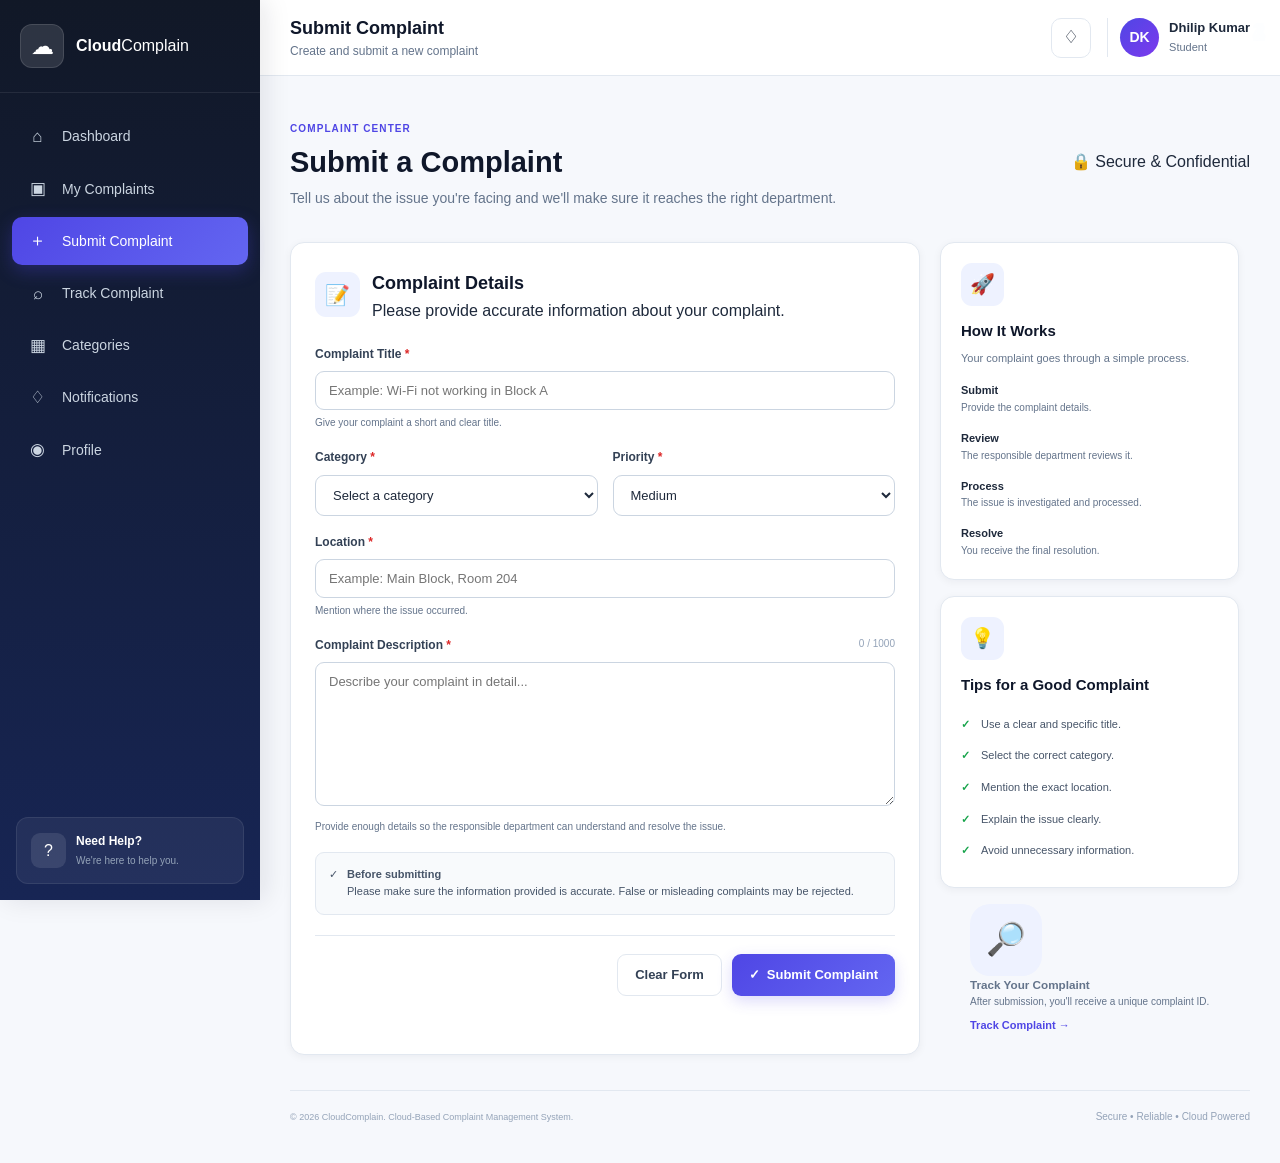
<file: submit.html>
<!DOCTYPE html>
<html lang="en">
<head>
    <meta charset="UTF-8">
    <meta name="viewport" content="width=device-width, initial-scale=1.0">

    <title>Submit Complaint | CloudComplain</title>

    <link rel="stylesheet" href="style.css">
</head>

<body>

<div class="app-container">

    <!-- ================= SIDEBAR ================= -->
    <aside class="sidebar">

        <div class="sidebar-logo">
            <div class="logo-icon">☁</div>

            <div class="logo-text">
                <strong>Cloud</strong><span>Complain</span>
            </div>
        </div>

        <nav class="sidebar-nav">

            <a href="index.html" class="nav-link">
                <span class="nav-icon">⌂</span>
                <span>Dashboard</span>
            </a>

            <a href="complaints.html" class="nav-link">
                <span class="nav-icon">▣</span>
                <span>My Complaints</span>
            </a>

            <a href="submit.html" class="nav-link active">
                <span class="nav-icon">＋</span>
                <span>Submit Complaint</span>
            </a>

            <a href="track.html" class="nav-link">
                <span class="nav-icon">⌕</span>
                <span>Track Complaint</span>
            </a>

            <a href="categories.html" class="nav-link">
                <span class="nav-icon">▦</span>
                <span>Categories</span>
            </a>

            <a href="notification.html" class="nav-link">
                <span class="nav-icon">♢</span>
                <span>Notifications</span>
                <span class="notification-count" id="notificationCount">0</span>
            </a>

            <a href="profile.html" class="nav-link">
                <span class="nav-icon">◉</span>
                <span>Profile</span>
            </a>

        </nav>

        <div class="sidebar-bottom">

            <div class="help-box">
                <div class="help-icon">?</div>

                <div>
                    <strong>Need Help?</strong>
                    <p>We're here to help you.</p>
                </div>
            </div>

        </div>

    </aside>


    <!-- ================= MAIN CONTENT ================= -->
    <main class="main-content">

        <!-- TOPBAR -->
        <header class="topbar">

            <div class="topbar-left">

                <button class="menu-button" id="menuButton">
                    ☰
                </button>

                <div>
                    <h2>Submit Complaint</h2>
                    <p>Create and submit a new complaint</p>
                </div>

            </div>

            <div class="topbar-right">

                <a href="notification.html" class="topbar-icon-button">
                    ♢
                    <span class="notification-count" id="headerNotificationCount">0</span>
                </a>

                <a href="profile.html" class="user-mini">

                    <div class="user-avatar">
                        DK
                    </div>

                    <div class="user-mini-info">
                        <strong id="headerUserName">Dhilip Kumar</strong>
                        <span>Student</span>
                    </div>

                </a>

            </div>

        </header>


        <!-- ================= PAGE HEADER ================= -->
        <section class="page-header">

            <div>
                <span class="section-label">COMPLAINT CENTER</span>

                <h1>Submit a Complaint</h1>

                <p>
                    Tell us about the issue you're facing and we'll make sure
                    it reaches the right department.
                </p>
            </div>

            <div class="secure-badge">
                🔒 Secure & Confidential
            </div>

        </section>


        <!-- ================= FORM LAYOUT ================= -->
        <section class="form-layout">

            <!-- ================= FORM CARD ================= -->
            <div class="form-card">

                <div class="form-card-header">

                    <div class="form-header-icon">
                        📝
                    </div>

                    <div>
                        <h2>Complaint Details</h2>

                        <p>
                            Please provide accurate information about your complaint.
                        </p>
                    </div>

                </div>


                <!-- ================= FORM ================= -->
                <form id="complaintForm" novalidate>

                    <!-- TITLE -->
                    <div class="form-group">

                        <label for="title">
                            Complaint Title
                            <span class="required">*</span>
                        </label>

                        <input
                            type="text"
                            id="title"
                            name="title"
                            placeholder="Example: Wi-Fi not working in Block A"
                            maxlength="100"
                            required
                        >

                        <small class="form-help">
                            Give your complaint a short and clear title.
                        </small>

                    </div>


                    <!-- CATEGORY + PRIORITY -->
                    <div class="form-row">

                        <div class="form-group">

                            <label for="category">
                                Category
                                <span class="required">*</span>
                            </label>

                            <select
                                id="category"
                                name="category"
                                required
                            >

                                <option value="">
                                    Select a category
                                </option>

                                <option value="IT & Technology">
                                    IT & Technology
                                </option>

                                <option value="Infrastructure">
                                    Infrastructure
                                </option>

                                <option value="Hostel">
                                    Hostel
                                </option>

                                <option value="Transport">
                                    Transport
                                </option>

                                <option value="Academic">
                                    Academic
                                </option>

                                <option value="Library">
                                    Library
                                </option>

                                <option value="Food & Canteen">
                                    Food & Canteen
                                </option>

                                <option value="Administration">
                                    Administration
                                </option>

                                <option value="Other">
                                    Other
                                </option>

                            </select>

                        </div>


                        <div class="form-group">

                            <label for="priority">
                                Priority
                                <span class="required">*</span>
                            </label>

                            <select
                                id="priority"
                                name="priority"
                                required
                            >

                                <option value="Low">
                                    Low
                                </option>

                                <option value="Medium" selected>
                                    Medium
                                </option>

                                <option value="High">
                                    High
                                </option>

                                <option value="Urgent">
                                    Urgent
                                </option>

                            </select>

                        </div>

                    </div>


                    <!-- LOCATION -->
                    <div class="form-group">

                        <label for="location">
                            Location
                            <span class="required">*</span>
                        </label>

                        <input
                            type="text"
                            id="location"
                            name="location"
                            placeholder="Example: Main Block, Room 204"
                            maxlength="150"
                            required
                        >

                        <small class="form-help">
                            Mention where the issue occurred.
                        </small>

                    </div>


                    <!-- DESCRIPTION -->
                    <div class="form-group">

                        <div class="label-with-counter">

                            <label for="description">
                                Complaint Description
                                <span class="required">*</span>
                            </label>

                            <span
                                class="character-count"
                                id="characterCount"
                            >
                                0 / 1000
                            </span>

                        </div>

                        <textarea
                            id="description"
                            name="description"
                            rows="8"
                            maxlength="1000"
                            placeholder="Describe your complaint in detail..."
                            required
                        ></textarea>

                        <small class="form-help">
                            Provide enough details so the responsible department
                            can understand and resolve the issue.
                        </small>

                    </div>


                    <!-- DECLARATION -->
                    <div class="declaration-box">

                        <div class="declaration-icon">
                            ✓
                        </div>

                        <div>

                            <strong>Before submitting</strong>

                            <p>
                                Please make sure the information provided is
                                accurate. False or misleading complaints may
                                be rejected.
                            </p>

                        </div>

                    </div>


                    <!-- FORM ACTIONS -->
                    <div class="form-actions">

                        <button
                            type="button"
                            class="secondary-button"
                            id="clearFormButton"
                        >
                            Clear Form
                        </button>

                        <button
                            type="submit"
                            class="primary-button"
                            id="submitComplaint"
                        >
                            <span>✓</span>
                            Submit Complaint
                        </button>

                    </div>

                </form>

            </div>


            <!-- ================= SIDE INFORMATION ================= -->
            <aside class="form-info">

                <!-- HOW IT WORKS -->
                <div class="side-info-card">

                    <div class="side-info-icon">
                        🚀
                    </div>

                    <h3>How It Works</h3>

                    <p>
                        Your complaint goes through a simple process.
                    </p>


                    <div class="info-steps">

                        <div class="info-step">

                            <div class="step-number">
                                1
                            </div>

                            <div>
                                <strong>Submit</strong>
                                <span>
                                    Provide the complaint details.
                                </span>
                            </div>

                        </div>


                        <div class="info-step">

                            <div class="step-number">
                                2
                            </div>

                            <div>
                                <strong>Review</strong>
                                <span>
                                    The responsible department reviews it.
                                </span>
                            </div>

                        </div>


                        <div class="info-step">

                            <div class="step-number">
                                3
                            </div>

                            <div>
                                <strong>Process</strong>
                                <span>
                                    The issue is investigated and processed.
                                </span>
                            </div>

                        </div>


                        <div class="info-step">

                            <div class="step-number">
                                4
                            </div>

                            <div>
                                <strong>Resolve</strong>
                                <span>
                                    You receive the final resolution.
                                </span>
                            </div>

                        </div>

                    </div>

                </div>


                <!-- TIPS -->
                <div class="side-info-card">

                    <div class="side-info-icon">
                        💡
                    </div>

                    <h3>Tips for a Good Complaint</h3>

                    <ul class="tips-list">

                        <li>
                            Use a clear and specific title.
                        </li>

                        <li>
                            Select the correct category.
                        </li>

                        <li>
                            Mention the exact location.
                        </li>

                        <li>
                            Explain the issue clearly.
                        </li>

                        <li>
                            Avoid unnecessary information.
                        </li>

                    </ul>

                </div>


                <!-- TRACKING HELP -->
                <div class="tracking-help-card">

                    <div class="tracking-header-icon">
                        🔎
                    </div>

                    <div>

                        <h3>Track Your Complaint</h3>

                        <p>
                            After submission, you'll receive a unique
                            complaint ID.
                        </p>

                        <a
                            href="track.html"
                            class="action-link"
                        >
                            Track Complaint →
                        </a>

                    </div>

                </div>

            </aside>

        </section>


        <!-- ================= FOOTER ================= -->
        <footer class="footer">

            <p>
                © 2026 CloudComplain. Cloud-Based Complaint Management System.
            </p>

            <div>
                <span>Secure</span>
                <span>•</span>
                <span>Reliable</span>
                <span>•</span>
                <span>Cloud Powered</span>
            </div>

        </footer>

    </main>

</div>


<!-- ================= TOAST ================= -->
<div class="toast" id="toast">

    <div class="toast-icon">
        ✓
    </div>

    <div>
        <strong id="toastTitle">Success</strong>
        <p id="toastMessage"></p>
    </div>

</div>


<!-- ================= JAVASCRIPT ================= -->
<script src="script.js"></script>


<script>

document.addEventListener("DOMContentLoaded", function () {

    const form = document.getElementById("complaintForm");

    const description =
        document.getElementById("description");

    const characterCount =
        document.getElementById("characterCount");

    const clearButton =
        document.getElementById("clearFormButton");


    /* ================= CHARACTER COUNT ================= */

    if (description && characterCount) {

        function updateCharacterCount() {

            const length = description.value.length;

            characterCount.textContent =
                length + " / 1000";

        }

        description.addEventListener(
            "input",
            updateCharacterCount
        );

        updateCharacterCount();
    }


    /* ================= CLEAR FORM ================= */

    if (clearButton && form) {

        clearButton.addEventListener(
            "click",
            function () {

                const confirmClear =
                    confirm(
                        "Are you sure you want to clear the form?"
                    );

                if (confirmClear) {

                    form.reset();

                    if (characterCount) {

                        characterCount.textContent =
                            "0 / 1000";

                    }

                    if (typeof clearSelectedCategory === "function") {

                        clearSelectedCategory();

                    }

                    if (typeof showToast === "function") {

                        showToast(
                            "Form cleared successfully.",
                            "info"
                        );

                    }

                }

            }
        );

    }


    /* ================= CATEGORY FROM CATEGORIES PAGE ================= */

    try {

        const selectedCategory =
            localStorage.getItem(
                "cloudcomplain_selected_category"
            );

        const category =
            document.getElementById("category");

        if (
            selectedCategory &&
            category
        ) {

            category.value =
                selectedCategory;

        }

    } catch (error) {

        console.log(
            "Category loading error:",
            error
        );

    }


    /* ================= NOTIFICATION COUNT ================= */

    if (
        typeof updateNotificationCount ===
        "function"
    ) {

        updateNotificationCount();

    }

});

</script>

</body>
</html>
</file>
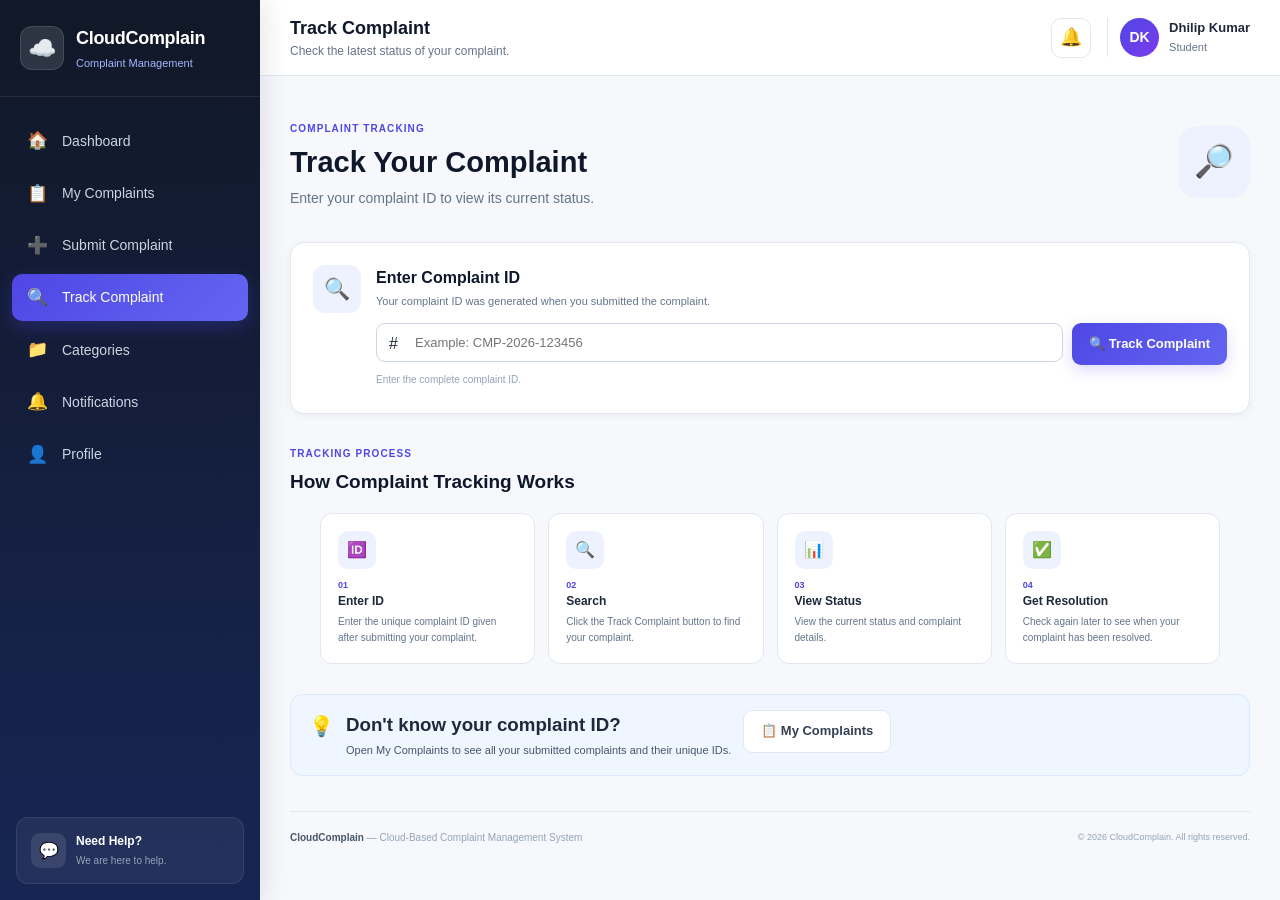
<file: track.html>
<!DOCTYPE html>
<html lang="en">

<head>

    <meta charset="UTF-8">

    <meta
        name="viewport"
        content="width=device-width, initial-scale=1.0"
    >

    <meta
        name="description"
        content="CloudComplain - Track Complaint"
    >

    <title>
        Track Complaint | CloudComplain
    </title>

    <link
        rel="stylesheet"
        href="style.css"
    >

</head>


<body>


    <!-- =====================================================
         APPLICATION CONTAINER
    ====================================================== -->

    <div class="app-container">


        <!-- =================================================
             SIDEBAR
        ================================================== -->

        <aside class="sidebar">


            <!-- LOGO -->

            <div class="sidebar-logo">

                <div class="logo-icon">
                    ☁️
                </div>

                <div class="logo-text">

                    <h1>
                        CloudComplain
                    </h1>

                    <p>
                        Complaint Management
                    </p>

                </div>

            </div>


            <!-- NAVIGATION -->

            <nav class="sidebar-nav">


                <a
                    href="index.html"
                    class="nav-link"
                >

                    <span class="nav-icon">
                        🏠
                    </span>

                    <span>
                        Dashboard
                    </span>

                </a>


                <a
                    href="complaints.html"
                    class="nav-link"
                >

                    <span class="nav-icon">
                        📋
                    </span>

                    <span>
                        My Complaints
                    </span>

                </a>


                <a
                    href="submit.html"
                    class="nav-link"
                >

                    <span class="nav-icon">
                        ➕
                    </span>

                    <span>
                        Submit Complaint
                    </span>

                </a>


                <a
                    href="track.html"
                    class="nav-link active"
                >

                    <span class="nav-icon">
                        🔍
                    </span>

                    <span>
                        Track Complaint
                    </span>

                </a>


                <a
                    href="categories.html"
                    class="nav-link"
                >

                    <span class="nav-icon">
                        📁
                    </span>

                    <span>
                        Categories
                    </span>

                </a>


                <a
                    href="notification.html"
                    class="nav-link"
                >

                    <span class="nav-icon">
                        🔔
                    </span>

                    <span>
                        Notifications
                    </span>

                    <span
                        id="headerNotificationCount"
                        class="notification-count"
                    >
                        0
                    </span>

                </a>


                <a
                    href="profile.html"
                    class="nav-link"
                >

                    <span class="nav-icon">
                        👤
                    </span>

                    <span>
                        Profile
                    </span>

                </a>


            </nav>


            <!-- SIDEBAR BOTTOM -->

            <div class="sidebar-bottom">

                <div class="help-box">

                    <div class="help-icon">
                        💬
                    </div>

                    <div>

                        <strong>
                            Need Help?
                        </strong>

                        <p>
                            We are here to help.
                        </p>

                    </div>

                </div>

            </div>


        </aside>


        <!-- =================================================
             MAIN CONTENT
        ================================================== -->

        <main class="main-content">


            <!-- =================================================
                 TOPBAR
            ================================================== -->

            <header class="topbar">


                <button
                    type="button"
                    class="menu-button"
                    id="menuButton"
                    aria-label="Open menu"
                >
                    ☰
                </button>


                <div class="topbar-left">

                    <div>

                        <h2>
                            Track Complaint
                        </h2>

                        <p>
                            Check the latest status of your complaint.
                        </p>

                    </div>

                </div>


                <div class="topbar-right">


                    <!-- NOTIFICATION -->

                    <a
                        href="notification.html"
                        class="topbar-icon-button"
                        title="Notifications"
                    >

                        🔔

                        <span
                            id="notificationCount"
                            class="notification-count"
                        >
                            0
                        </span>

                    </a>


                    <!-- USER -->

                    <a
                        href="profile.html"
                        class="user-mini"
                    >

                        <div class="user-avatar">
                            D
                        </div>

                        <div class="user-mini-info">

                            <strong id="headerUserName">
                                Dhilip Kumar
                            </strong>

                            <span>
                                Student
                            </span>

                        </div>

                    </a>


                </div>


            </header>


            <!-- =================================================
                 PAGE HEADER
            ================================================== -->

            <section class="page-header">


                <div>

                    <span class="section-label">
                        COMPLAINT TRACKING
                    </span>

                    <h1>
                        Track Your Complaint
                    </h1>

                    <p>
                        Enter your complaint ID to view its current status.
                    </p>

                </div>


                <div class="tracking-header-icon">
                    🔎
                </div>


            </section>


            <!-- =================================================
                 SEARCH CARD
            ================================================== -->

            <section class="tracking-search-card">


                <div class="tracking-search-icon">
                    🔍
                </div>


                <div class="tracking-search-content">


                    <h2>
                        Enter Complaint ID
                    </h2>


                    <p>
                        Your complaint ID was generated when you submitted
                        the complaint.
                    </p>


                    <div class="tracking-input-row">


                        <div class="tracking-input-wrapper">

                            <span>
                                #
                            </span>

                            <input
                                type="text"
                                id="complaintId"
                                placeholder="Example: CMP-2026-123456"
                                autocomplete="off"
                                aria-label="Complaint ID"
                            >

                        </div>


                        <button
                            type="button"
                            class="primary-button"
                            id="trackButton"
                            onclick="trackComplaint()"
                        >

                            🔍

                            Track Complaint

                        </button>


                    </div>


                    <small class="tracking-input-help">
                        Enter the complete complaint ID.
                    </small>


                </div>


            </section>


            <!-- =================================================
                 TRACKING RESULT
            ================================================== -->

            <section
                id="trackingResult"
                class="tracking-result"
            >

                <!-- Result will appear here -->

            </section>


            <!-- =================================================
                 HOW TRACKING WORKS
            ================================================== -->

            <section class="dashboard-section">


                <div class="section-heading">

                    <div>

                        <span class="section-label">
                            TRACKING PROCESS
                        </span>

                        <h2>
                            How Complaint Tracking Works
                        </h2>

                    </div>

                </div>


                <div class="tracking-steps-grid">


                    <!-- STEP 1 -->

                    <div class="tracking-step-card">

                        <div class="tracking-step-icon blue">
                            🆔
                        </div>

                        <div class="tracking-step-number">
                            01
                        </div>

                        <h3>
                            Enter ID
                        </h3>

                        <p>
                            Enter the unique complaint ID given after
                            submitting your complaint.
                        </p>

                    </div>


                    <!-- STEP 2 -->

                    <div class="tracking-step-card">

                        <div class="tracking-step-icon purple">
                            🔍
                        </div>

                        <div class="tracking-step-number">
                            02
                        </div>

                        <h3>
                            Search
                        </h3>

                        <p>
                            Click the Track Complaint button to find
                            your complaint.
                        </p>

                    </div>


                    <!-- STEP 3 -->

                    <div class="tracking-step-card">

                        <div class="tracking-step-icon orange">
                            📊
                        </div>

                        <div class="tracking-step-number">
                            03
                        </div>

                        <h3>
                            View Status
                        </h3>

                        <p>
                            View the current status and complaint details.
                        </p>

                    </div>


                    <!-- STEP 4 -->

                    <div class="tracking-step-card">

                        <div class="tracking-step-icon green">
                            ✅
                        </div>

                        <div class="tracking-step-number">
                            04
                        </div>

                        <h3>
                            Get Resolution
                        </h3>

                        <p>
                            Check again later to see when your complaint
                            has been resolved.
                        </p>

                    </div>


                </div>


            </section>


            <!-- =================================================
                 HELPFUL INFORMATION
            ================================================== -->

            <section class="info-banner">


                <div class="info-banner-icon">
                    💡
                </div>


                <div>

                    <h3>
                        Don't know your complaint ID?
                    </h3>

                    <p>
                        Open My Complaints to see all your submitted
                        complaints and their unique IDs.
                    </p>

                </div>


                <a
                    href="complaints.html"
                    class="secondary-button"
                >

                    📋

                    My Complaints

                </a>


            </section>


            <!-- =================================================
                 FOOTER
            ================================================== -->

            <footer class="footer">

                <div>

                    <strong>
                        CloudComplain
                    </strong>

                    <span>
                        — Cloud-Based Complaint Management System
                    </span>

                </div>

                <p>
                    © 2026 CloudComplain. All rights reserved.
                </p>

            </footer>


        </main>


    </div>


    <!-- =====================================================
         TOAST
    ====================================================== -->

    <div
        id="toast"
        class="toast"
    >

        <span id="toastMessage">
            Success
        </span>

    </div>


    <!-- =====================================================
         MAIN JAVASCRIPT
    ====================================================== -->

    <script src="script.js"></script>


    <!-- =====================================================
         TRACKING PAGE JAVASCRIPT
    ====================================================== -->

    <script>

        /* =================================================
           TRACK COMPLAINT
        ================================================== */

        function trackComplaint() {


            const input =
                document.getElementById(
                    "complaintId"
                );


            const result =
                document.getElementById(
                    "trackingResult"
                );


            if (!input || !result) {
                return;
            }


            const complaintId =
                input.value
                    .trim()
                    .toUpperCase();


            /* =============================================
               EMPTY ID
            ============================================== */

            if (!complaintId) {


                result.innerHTML = `

                    <div class="tracking-error">

                        <div class="tracking-error-icon">
                            ⚠️
                        </div>

                        <div>

                            <h3>
                                Complaint ID Required
                            </h3>

                            <p>
                                Please enter your complaint ID
                                before tracking.
                            </p>

                        </div>

                    </div>

                `;


                input.focus();


                if (
                    typeof showToast ===
                    "function"
                ) {

                    showToast(
                        "Please enter a complaint ID.",
                        "error"
                    );

                }


                return;

            }


            /* =============================================
               FIND COMPLAINT
            ============================================== */

            let complaint = null;


            if (
                typeof findComplaint ===
                "function"
            ) {

                complaint =
                    findComplaint(
                        complaintId
                    );

            } else {


                const complaints =
                    JSON.parse(
                        localStorage.getItem(
                            "cloudcomplain_complaints"
                        ) || "[]"
                    );


                complaint =
                    complaints.find(
                        function (item) {

                            return String(
                                item.id
                            ).toUpperCase() ===
                            complaintId;

                        }
                    );

            }


            /* =============================================
               NOT FOUND
            ============================================== */

            if (!complaint) {


                result.innerHTML = `

                    <div class="tracking-error">

                        <div class="tracking-error-icon">
                            ❌
                        </div>

                        <div>

                            <h3>
                                Complaint Not Found
                            </h3>

                            <p>
                                We could not find a complaint
                                with ID
                                <strong>
                                    ${escapeHTML(complaintId)}
                                </strong>.
                                Please check the ID and try again.
                            </p>

                            <a
                                href="complaints.html"
                                class="secondary-button"
                            >
                                📋 View My Complaints
                            </a>

                        </div>

                    </div>

                `;


                if (
                    typeof showToast ===
                    "function"
                ) {

                    showToast(
                        "Complaint not found.",
                        "error"
                    );

                }


                return;

            }


            /* =============================================
               COMPLAINT STATUS
            ============================================== */

            const status =
                complaint.status ||
                "Pending";


            const statusClass =
                getStatusClass(
                    status
                );


            /* =============================================
               DATE
            ============================================== */

            let dateText =
                "Not available";


            if (complaint.createdAt) {

                const date =
                    new Date(
                        complaint.createdAt
                    );


                if (
                    !isNaN(
                        date.getTime()
                    )
                ) {

                    dateText =
                        date.toLocaleDateString(
                            "en-IN",
                            {
                                day: "2-digit",
                                month: "short",
                                year: "numeric"
                            }
                        );

                }

            }


            /* =============================================
               PROGRESS
            ============================================== */

            let progress =
                25;


            if (
                status ===
                "In Progress"
            ) {

                progress = 60;

            }


            if (
                status ===
                "Resolved"
            ) {

                progress = 100;

            }


            if (
                status ===
                "Rejected"
            ) {

                progress = 100;

            }


            /* =============================================
               RESULT HTML
            ============================================== */

            result.innerHTML = `

                <div class="tracking-result-card">


                    <!-- RESULT HEADER -->

                    <div class="tracking-result-header">


                        <div>

                            <span class="section-label">
                                COMPLAINT FOUND
                            </span>

                            <h2>
                                ${escapeHTML(
                                    complaint.title ||
                                    "Complaint"
                                )}
                            </h2>

                            <p>
                                Complaint ID:
                                <strong>
                                    ${escapeHTML(
                                        complaint.id
                                    )}
                                </strong>
                            </p>

                        </div>


                        <span
                            class="status-badge ${statusClass}"
                        >
                            ${escapeHTML(status)}
                        </span>


                    </div>


                    <!-- PROGRESS -->

                    <div class="tracking-progress-section">


                        <div class="tracking-progress-heading">

                            <h3>
                                Complaint Progress
                            </h3>

                            <strong>
                                ${progress}%
                            </strong>

                        </div>


                        <div class="progress-bar">

                            <div
                                class="progress-fill"
                                style="width: ${progress}%"
                            ></div>

                        </div>


                        <div class="progress-labels">

                            <span>
                                Submitted
                            </span>

                            <span>
                                Under Review
                            </span>

                            <span>
                                In Progress
                            </span>

                            <span>
                                Resolved
                            </span>

                        </div>


                    </div>


                    <!-- DETAILS -->

                    <div class="tracking-details-grid">


                        <div class="tracking-detail">

                            <span class="detail-icon">
                                🆔
                            </span>

                            <div>

                                <small>
                                    Complaint ID
                                </small>

                                <strong>
                                    ${escapeHTML(
                                        complaint.id
                                    )}
                                </strong>

                            </div>

                        </div>


                        <div class="tracking-detail">

                            <span class="detail-icon">
                                📅
                            </span>

                            <div>

                                <small>
                                    Submitted On
                                </small>

                                <strong>
                                    ${dateText}
                                </strong>

                            </div>

                        </div>


                        <div class="tracking-detail">

                            <span class="detail-icon">
                                📁
                            </span>

                            <div>

                                <small>
                                    Category
                                </small>

                                <strong>
                                    ${escapeHTML(
                                        complaint.category ||
                                        "Other"
                                    )}
                                </strong>

                            </div>

                        </div>


                        <div class="tracking-detail">

                            <span class="detail-icon">
                                🚨
                            </span>

                            <div>

                                <small>
                                    Priority
                                </small>

                                <strong>
                                    ${escapeHTML(
                                        complaint.priority ||
                                        "Medium"
                                    )}
                                </strong>

                            </div>

                        </div>


                        <div class="tracking-detail">

                            <span class="detail-icon">
                                📍
                            </span>

                            <div>

                                <small>
                                    Location
                                </small>

                                <strong>
                                    ${escapeHTML(
                                        complaint.location ||
                                        "Not specified"
                                    )}
                                </strong>

                            </div>

                        </div>


                        <div class="tracking-detail">

                            <span class="detail-icon">
                                👤
                            </span>

                            <div>

                                <small>
                                    Submitted By
                                </small>

                                <strong>
                                    ${escapeHTML(
                                        complaint.userName ||
                                        "Dhilip Kumar"
                                    )}
                                </strong>

                            </div>

                        </div>


                    </div>


                    <!-- DESCRIPTION -->

                    <div class="tracking-description">


                        <h3>
                            Complaint Description
                        </h3>


                        <p>
                            ${escapeHTML(
                                complaint.description ||
                                "No description available."
                            )}
                        </p>


                    </div>


                    <!-- ACTIONS -->

                    <div class="tracking-actions">


                        <a
                            href="complaints.html"
                            class="secondary-button"
                        >

                            📋

                            My Complaints

                        </a>


                        <a
                            href="submit.html"
                            class="primary-button"
                        >

                            ➕

                            New Complaint

                        </a>


                    </div>


                </div>

            `;


            if (
                typeof showToast ===
                "function"
            ) {

                showToast(
                    "Complaint found successfully.",
                    "success"
                );

            }

        }


        /* =================================================
           ENTER KEY
        ================================================== */

        document.addEventListener(
            "DOMContentLoaded",
            function () {


                const input =
                    document.getElementById(
                        "complaintId"
                    );


                if (input) {

                    input.addEventListener(
                        "keydown",
                        function (event) {

                            if (
                                event.key ===
                                "Enter"
                            ) {

                                event.preventDefault();

                                trackComplaint();

                            }

                        }
                    );

                }


                /* =============================================
                   URL PARAMETER
                ============================================== */

                const params =
                    new URLSearchParams(
                        window.location.search
                    );


                const id =
                    params.get("id");


                if (
                    id &&
                    input
                ) {

                    input.value =
                        id;


                    setTimeout(
                        function () {

                            trackComplaint();

                        },
                        200
                    );

                }


                if (
                    typeof updateNotificationCount ===
                    "function"
                ) {

                    updateNotificationCount();

                }

            }
        );

    </script>


</body>

</html>
</file>
<file: style.css>
/* =========================================================
   CLOUDCOMPLAIN
   Cloud-Based Complaint Management System
   Main Stylesheet
========================================================= */


/* =========================================================
   1. ROOT VARIABLES
========================================================= */

:root {

    --primary: #4f46e5;
    --primary-dark: #3730a3;
    --primary-light: #eef2ff;

    --secondary: #7c3aed;
    --secondary-light: #f5f3ff;

    --blue: #2563eb;
    --blue-light: #eff6ff;

    --green: #16a34a;
    --green-light: #f0fdf4;

    --orange: #ea580c;
    --orange-light: #fff7ed;

    --red: #dc2626;
    --red-light: #fef2f2;

    --yellow: #ca8a04;
    --yellow-light: #fefce8;

    --gray-50: #f8fafc;
    --gray-100: #f1f5f9;
    --gray-200: #e2e8f0;
    --gray-300: #cbd5e1;
    --gray-400: #94a3b8;
    --gray-500: #64748b;
    --gray-600: #475569;
    --gray-700: #334155;
    --gray-800: #1e293b;
    --gray-900: #0f172a;

    --white: #ffffff;

    --sidebar-width: 260px;

    --border-radius: 14px;

    --small-radius: 9px;

    --shadow-sm:
        0 2px 8px rgba(15, 23, 42, 0.05);

    --shadow:
        0 8px 25px rgba(15, 23, 42, 0.07);

    --shadow-lg:
        0 15px 40px rgba(15, 23, 42, 0.10);

    --transition:
        all 0.25s ease;

}


/* =========================================================
   2. RESET
========================================================= */

* {

    margin: 0;

    padding: 0;

    box-sizing: border-box;

}


html {

    scroll-behavior: smooth;

}


body {

    font-family:
        Inter,
        "Segoe UI",
        Arial,
        sans-serif;

    background:
        #f6f8fc;

    color:
        var(--gray-800);

    line-height:
        1.6;

    min-height:
        100vh;

}


a {

    color:
        inherit;

    text-decoration:
        none;

}


button,
input,
select,
textarea {

    font-family:
        inherit;

}


button {

    cursor:
        pointer;

}


img {

    max-width:
        100%;

    display:
        block;

}


/* =========================================================
   3. APPLICATION
========================================================= */

.app-container {

    display:
        flex;

    min-height:
        100vh;

}


/* =========================================================
   4. SIDEBAR
========================================================= */

.sidebar {

    width:
        var(--sidebar-width);

    min-height:
        100vh;

    position:
        fixed;

    left:
        0;

    top:
        0;

    bottom:
        0;

    z-index:
        1000;

    background:
        linear-gradient(
            180deg,
            #111827 0%,
            #172554 100%
        );

    color:
        var(--white);

    display:
        flex;

    flex-direction:
        column;

    box-shadow:
        5px 0 25px rgba(15, 23, 42, 0.10);

}


/* =========================================================
   5. SIDEBAR LOGO
========================================================= */

.sidebar-logo {

    display:
        flex;

    align-items:
        center;

    gap:
        12px;

    padding:
        24px 20px;

    border-bottom:
        1px solid rgba(255, 255, 255, 0.08);

}


.logo-icon {

    width:
        44px;

    height:
        44px;

    display:
        flex;

    align-items:
        center;

    justify-content:
        center;

    background:
        rgba(255, 255, 255, 0.12);

    border:
        1px solid rgba(255, 255, 255, 0.12);

    border-radius:
        12px;

    font-size:
        23px;

}


.logo-text h1 {

    font-size:
        18px;

    font-weight:
        750;

    letter-spacing:
        -0.3px;

}


.logo-text p {

    color:
        #a5b4fc;

    font-size:
        11px;

    margin-top:
        2px;

}


/* =========================================================
   6. SIDEBAR NAVIGATION
========================================================= */

.sidebar-nav {

    padding:
        20px 12px;

    display:
        flex;

    flex-direction:
        column;

    gap:
        5px;

}


.nav-link {

    position:
        relative;

    display:
        flex;

    align-items:
        center;

    gap:
        12px;

    min-height:
        46px;

    padding:
        10px 13px;

    border-radius:
        10px;

    color:
        #cbd5e1;

    font-size:
        14px;

    font-weight:
        500;

    transition:
        var(--transition);

}


.nav-link:hover {

    background:
        rgba(255, 255, 255, 0.08);

    color:
        var(--white);

    transform:
        translateX(2px);

}


.nav-link.active {

    background:
        linear-gradient(
            135deg,
            #4f46e5,
            #6366f1
        );

    color:
        var(--white);

    box-shadow:
        0 6px 18px rgba(79, 70, 229, 0.30);

}


.nav-icon {

    width:
        25px;

    text-align:
        center;

    font-size:
        17px;

}


.notification-count {

    min-width:
        20px;

    height:
        20px;

    padding:
        0 6px;

    display:
        inline-flex;

    align-items:
        center;

    justify-content:
        center;

    margin-left:
        auto;

    border-radius:
        20px;

    background:
        #ef4444;

    color:
        var(--white);

    font-size:
        10px;

    font-weight:
        700;

}


.notification-count:empty {

    display:
        none;

}


/* =========================================================
   7. SIDEBAR BOTTOM
========================================================= */

.sidebar-bottom {

    margin-top:
        auto;

    padding:
        16px;

}


.help-box {

    display:
        flex;

    align-items:
        center;

    gap:
        10px;

    padding:
        14px;

    border:
        1px solid rgba(255, 255, 255, 0.08);

    background:
        rgba(255, 255, 255, 0.06);

    border-radius:
        12px;

}


.help-icon {

    width:
        35px;

    height:
        35px;

    display:
        flex;

    align-items:
        center;

    justify-content:
        center;

    background:
        rgba(255, 255, 255, 0.10);

    border-radius:
        9px;

}


.help-box strong {

    display:
        block;

    font-size:
        12px;

}


.help-box p {

    color:
        #94a3b8;

    font-size:
        10px;

    margin-top:
        2px;

}


/* =========================================================
   8. MAIN CONTENT
========================================================= */

.main-content {

    width:
        calc(100% - var(--sidebar-width));

    margin-left:
        var(--sidebar-width);

    min-height:
        100vh;

}


/* =========================================================
   9. TOPBAR
========================================================= */

.topbar {

    height:
        76px;

    padding:
        0 30px;

    background:
        rgba(255, 255, 255, 0.96);

    border-bottom:
        1px solid var(--gray-200);

    display:
        flex;

    align-items:
        center;

    justify-content:
        space-between;

    position:
        sticky;

    top:
        0;

    z-index:
        900;

}


.topbar-left {

    display:
        flex;

    align-items:
        center;

    gap:
        15px;

}


.topbar-left h2 {

    font-size:
        18px;

    color:
        var(--gray-900);

}


.topbar-left p {

    font-size:
        12px;

    color:
        var(--gray-500);

}


.topbar-right {

    display:
        flex;

    align-items:
        center;

    gap:
        16px;

}


.menu-button {

    display:
        none;

    border:
        0;

    background:
        var(--gray-100);

    color:
        var(--gray-700);

    width:
        42px;

    height:
        42px;

    border-radius:
        10px;

    font-size:
        20px;

}


/* =========================================================
   10. TOPBAR BUTTON
========================================================= */

.topbar-icon-button {

    position:
        relative;

    width:
        40px;

    height:
        40px;

    border:
        1px solid var(--gray-200);

    border-radius:
        10px;

    display:
        flex;

    align-items:
        center;

    justify-content:
        center;

    background:
        var(--white);

    font-size:
        18px;

    transition:
        var(--transition);

}


.topbar-icon-button:hover {

    background:
        var(--primary-light);

    border-color:
        #c7d2fe;

}


.topbar-icon-button .notification-count {

    position:
        absolute;

    top:
        -5px;

    right:
        -5px;

    min-width:
        18px;

    height:
        18px;

    font-size:
        9px;

    border:
        2px solid var(--white);

}


/* =========================================================
   11. MINI USER
========================================================= */

.user-mini {

    display:
        flex;

    align-items:
        center;

    gap:
        10px;

    padding-left:
        12px;

    border-left:
        1px solid var(--gray-200);

}


.user-avatar {

    width:
        39px;

    height:
        39px;

    display:
        flex;

    align-items:
        center;

    justify-content:
        center;

    border-radius:
        50%;

    background:
        linear-gradient(
            135deg,
            #4f46e5,
            #7c3aed
        );

    color:
        var(--white);

    font-size:
        14px;

    font-weight:
        700;

}


.user-mini-info {

    display:
        flex;

    flex-direction:
        column;

}


.user-mini-info strong {

    color:
        var(--gray-800);

    font-size:
        13px;

}


.user-mini-info span {

    color:
        var(--gray-500);

    font-size:
        11px;

}


/* =========================================================
   12. PAGE CONTENT
========================================================= */

.welcome-section,
.page-header {

    margin:
        30px 30px 24px;

}


.page-header {

    display:
        flex;

    align-items:
        center;

    justify-content:
        space-between;

    padding:
        8px 0;

}


.page-header h1 {

    font-size:
        29px;

    line-height:
        1.2;

    color:
        var(--gray-900);

    margin:
        5px 0 8px;

}


.page-header p {

    color:
        var(--gray-500);

    font-size:
        14px;

}


.section-label {

    color:
        var(--primary);

    font-size:
        10px;

    font-weight:
        800;

    letter-spacing:
        1.1px;

}


.profile-header-icon,
.categories-header-icon,
.tracking-header-icon {

    width:
        72px;

    height:
        72px;

    display:
        flex;

    align-items:
        center;

    justify-content:
        center;

    border-radius:
        20px;

    background:
        var(--primary-light);

    font-size:
        32px;

}


/* =========================================================
   13. WELCOME SECTION
========================================================= */

.welcome-section {

    display:
        flex;

    justify-content:
        space-between;

    align-items:
        center;

    gap:
        25px;

    padding:
        30px;

    border-radius:
        20px;

    background:
        linear-gradient(
            135deg,
            #eef2ff 0%,
            #f5f3ff 100%
        );

    border:
        1px solid #e0e7ff;

    overflow:
        hidden;

}


.welcome-content {

    max-width:
        650px;

}


.welcome-content h1 {

    font-size:
        30px;

    color:
        var(--gray-900);

    margin:
        7px 0 10px;

}


.welcome-content p {

    color:
        var(--gray-600);

    font-size:
        14px;

    max-width:
        590px;

}


.welcome-buttons {

    display:
        flex;

    gap:
        10px;

    flex-wrap:
        wrap;

    margin-top:
        20px;

}


/* =========================================================
   14. BUTTONS
========================================================= */

.primary-button,
.secondary-button,
.danger-outline-button {

    border:
        0;

    min-height:
        42px;

    padding:
        10px 17px;

    display:
        inline-flex;

    align-items:
        center;

    justify-content:
        center;

    gap:
        7px;

    border-radius:
        9px;

    font-size:
        13px;

    font-weight:
        650;

    transition:
        var(--transition);

}


.primary-button {

    background:
        linear-gradient(
            135deg,
            #4f46e5,
            #6366f1
        );

    color:
        var(--white);

    box-shadow:
        0 5px 15px rgba(79, 70, 229, 0.20);

}


.primary-button:hover {

    transform:
        translateY(-2px);

    box-shadow:
        0 8px 20px rgba(79, 70, 229, 0.28);

}


.secondary-button {

    background:
        var(--white);

    color:
        var(--gray-700);

    border:
        1px solid var(--gray-200);

}


.secondary-button:hover {

    background:
        var(--gray-50);

    border-color:
        var(--gray-300);

}


.danger-outline-button {

    background:
        var(--white);

    color:
        var(--red);

    border:
        1px solid #fecaca;

}


.danger-outline-button:hover {

    background:
        var(--red-light);

}


/* =========================================================
   15. WELCOME ILLUSTRATION
========================================================= */

.welcome-illustration {

    width:
        260px;

    min-width:
        220px;

    display:
        flex;

    justify-content:
        center;

}


.cloud-illustration {

    position:
        relative;

    width:
        190px;

    height:
        130px;

}


.illustration-card {

    position:
        absolute;

    background:
        var(--white);

    border:
        1px solid var(--gray-200);

    box-shadow:
        var(--shadow);

    border-radius:
        12px;

    padding:
        12px;

    font-size:
        20px;

}


.illustration-card:nth-child(1) {

    left:
        5px;

    top:
        25px;

}


.illustration-card:nth-child(2) {

    right:
        0;

    top:
        0;

}


.illustration-card:nth-child(3) {

    right:
        30px;

    bottom:
        0;

}


/* =========================================================
   16. SECTIONS
========================================================= */

.dashboard-section,
.list-section,
.categories-section {

    margin:
        0 30px 28px;

}


.section-heading {

    display:
        flex;

    align-items:
        center;

    justify-content:
        space-between;

    gap:
        15px;

    margin-bottom:
        15px;

}


.section-heading h2 {

    font-size:
        19px;

    color:
        var(--gray-900);

    margin-top:
        3px;

}


.view-all-link {

    color:
        var(--primary);

    font-size:
        12px;

    font-weight:
        650;

}


.view-all-link:hover {

    text-decoration:
        underline;

}


/* =========================================================
   17. STATS
========================================================= */

.stats-grid {

    display:
        grid;

    grid-template-columns:
        repeat(4, 1fr);

    gap:
        16px;

}


.stat-card {

    background:
        var(--white);

    border:
        1px solid var(--gray-200);

    border-radius:
        var(--border-radius);

    padding:
        18px;

    display:
        flex;

    align-items:
        center;

    gap:
        14px;

    box-shadow:
        var(--shadow-sm);

    transition:
        var(--transition);

}


.stat-card:hover {

    transform:
        translateY(-3px);

    box-shadow:
        var(--shadow);

}


.stat-icon {

    width:
        46px;

    height:
        46px;

    flex-shrink:
        0;

    display:
        flex;

    align-items:
        center;

    justify-content:
        center;

    border-radius:
        12px;

    font-size:
        21px;

}


.stat-blue {

    background:
        var(--blue-light);

}


.stat-orange {

    background:
        var(--orange-light);

}


.stat-purple {

    background:
        var(--secondary-light);

}


.stat-green {

    background:
        var(--green-light);

}


.stat-content {

    display:
        flex;

    flex-direction:
        column;

}


.stat-content span {

    color:
        var(--gray-500);

    font-size:
        11px;

}


.stat-content strong {

    color:
        var(--gray-900);

    font-size:
        23px;

    line-height:
        1.2;

    margin-top:
        2px;

}


/* =========================================================
   18. QUICK ACTIONS
========================================================= */

.quick-actions-grid {

    display:
        grid;

    grid-template-columns:
        repeat(3, 1fr);

    gap:
        15px;

}


.action-card {

    display:
        flex;

    align-items:
        center;

    gap:
        14px;

    padding:
        18px;

    background:
        var(--white);

    border:
        1px solid var(--gray-200);

    border-radius:
        var(--border-radius);

    box-shadow:
        var(--shadow-sm);

    transition:
        var(--transition);

}


.action-card:hover {

    transform:
        translateY(-3px);

    border-color:
        #c7d2fe;

    box-shadow:
        var(--shadow);

}


.action-icon {

    width:
        48px;

    height:
        48px;

    display:
        flex;

    align-items:
        center;

    justify-content:
        center;

    border-radius:
        12px;

    background:
        var(--primary-light);

    font-size:
        22px;

}


.action-card-content {

    flex:
        1;

}


.action-card-content h3 {

    font-size:
        14px;

    color:
        var(--gray-900);

}


.action-card-content p {

    color:
        var(--gray-500);

    font-size:
        11px;

    margin-top:
        2px;

}


.action-link {

    color:
        var(--primary);

    font-size:
        11px;

    font-weight:
        700;

    margin-top:
        7px;

    display:
        inline-block;

}


/* =========================================================
   19. STEPS
========================================================= */

.steps-grid {

    display:
        grid;

    grid-template-columns:
        repeat(4, 1fr);

    gap:
        15px;

}


.step-card {

    position:
        relative;

    background:
        var(--white);

    border:
        1px solid var(--gray-200);

    border-radius:
        var(--border-radius);

    padding:
        20px;

    box-shadow:
        var(--shadow-sm);

}


.step-number {

    position:
        absolute;

    top:
        12px;

    right:
        14px;

    color:
        #c7d2fe;

    font-size:
        25px;

    font-weight:
        800;

}


.step-icon {

    width:
        44px;

    height:
        44px;

    display:
        flex;

    align-items:
        center;

    justify-content:
        center;

    border-radius:
        12px;

    background:
        var(--primary-light);

    font-size:
        20px;

    margin-bottom:
        12px;

}


.step-card h3 {

    font-size:
        14px;

    color:
        var(--gray-900);

    margin-bottom:
        5px;

}


.step-card p {

    color:
        var(--gray-500);

    font-size:
        11px;

}


/* =========================================================
   20. RECENT COMPLAINTS / EMPTY
========================================================= */

.recent-complaints,
.empty-state {

    background:
        var(--white);

    border:
        1px solid var(--gray-200);

    border-radius:
        var(--border-radius);

    box-shadow:
        var(--shadow-sm);

}


.empty-state {

    min-height:
        220px;

    padding:
        35px 20px;

    display:
        flex;

    flex-direction:
        column;

    align-items:
        center;

    justify-content:
        center;

    text-align:
        center;

}


.empty-icon {

    width:
        58px;

    height:
        58px;

    display:
        flex;

    align-items:
        center;

    justify-content:
        center;

    border-radius:
        50%;

    background:
        var(--gray-100);

    font-size:
        25px;

    margin-bottom:
        12px;

}


.empty-state h3 {

    color:
        var(--gray-800);

    font-size:
        16px;

}


.empty-state p {

    color:
        var(--gray-500);

    font-size:
        12px;

    max-width:
        430px;

    margin:
        5px 0 15px;

}


/* =========================================================
   21. FILTER SECTION
========================================================= */

.filter-section {

    margin:
        0 30px 22px;

    background:
        var(--white);

    border:
        1px solid var(--gray-200);

    border-radius:
        var(--border-radius);

    padding:
        18px;

    box-shadow:
        var(--shadow-sm);

}


.filter-header {

    display:
        flex;

    align-items:
        center;

    justify-content:
        space-between;

    margin-bottom:
        14px;

}


.filter-header h3 {

    font-size:
        15px;

    color:
        var(--gray-900);

}


.filter-grid {

    display:
        grid;

    grid-template-columns:
        1.5fr 1fr 1fr auto;

    gap:
        12px;

    align-items:
        end;

}


/* =========================================================
   22. FORM ELEMENTS
========================================================= */

.form-group {

    margin-bottom:
        17px;

}


.form-group label {

    display:
        block;

    font-size:
        12px;

    font-weight:
        650;

    color:
        var(--gray-700);

    margin-bottom:
        7px;

}


.required {

    color:
        var(--red);

}


input,
select,
textarea {

    width:
        100%;

    border:
        1px solid var(--gray-300);

    background:
        var(--white);

    color:
        var(--gray-800);

    border-radius:
        9px;

    padding:
        11px 13px;

    font-size:
        13px;

    outline:
        none;

    transition:
        var(--transition);

}


input:focus,
select:focus,
textarea:focus {

    border-color:
        var(--primary);

    box-shadow:
        0 0 0 3px rgba(79, 70, 229, 0.10);

}


textarea {

    min-height:
        140px;

    resize:
        vertical;

}


.input-with-icon {

    position:
        relative;

}


.input-with-icon > span {

    position:
        absolute;

    left:
        12px;

    top:
        50%;

    transform:
        translateY(-50%);

    z-index:
        2;

    font-size:
        14px;

}


.input-with-icon input,
.input-with-icon select {

    padding-left:
        38px;

}


.form-help {

    display:
        block;

    color:
        var(--gray-500);

    font-size:
        10px;

    margin-top:
        5px;

}


.label-with-counter {

    display:
        flex;

    justify-content:
        space-between;

    gap:
        10px;

}


.character-count {

    color:
        var(--gray-400);

    font-size:
        10px;

    font-weight:
        500;

}


/* =========================================================
   23. FILTER BUTTON
========================================================= */

.filter-button-wrapper {

    display:
        flex;

    align-items:
        flex-end;

}


.complaint-count-box {

    display:
        inline-flex;

    align-items:
        center;

    justify-content:
        center;

    min-height:
        42px;

    padding:
        10px 14px;

    border-radius:
        9px;

    background:
        var(--primary-light);

    color:
        var(--primary-dark);

    font-size:
        12px;

    font-weight:
        700;

}


/* =========================================================
   24. COMPLAINT LIST
========================================================= */

.complaints-list {

    display:
        flex;

    flex-direction:
        column;

    gap:
        12px;

}


.complaint-card {

    background:
        var(--white);

    border:
        1px solid var(--gray-200);

    border-radius:
        var(--border-radius);

    padding:
        18px;

    box-shadow:
        var(--shadow-sm);

    transition:
        var(--transition);

}


.complaint-card:hover {

    border-color:
        #c7d2fe;

    box-shadow:
        var(--shadow);

}


.complaint-card-header {

    display:
        flex;

    justify-content:
        space-between;

    gap:
        15px;

}


.complaint-card-title {

    font-size:
        15px;

    color:
        var(--gray-900);

    font-weight:
        700;

}


.complaint-card-id {

    color:
        var(--primary);

    font-size:
        10px;

    font-weight:
        700;

    margin-top:
        3px;

}


.complaint-card-description {

    color:
        var(--gray-600);

    font-size:
        12px;

    margin:
        10px 0;

}


.complaint-card-meta {

    display:
        flex;

    flex-wrap:
        wrap;

    gap:
        10px 18px;

    color:
        var(--gray-500);

    font-size:
        11px;

}


.complaint-card-meta span {

    display:
        inline-flex;

    align-items:
        center;

    gap:
        4px;

}


.complaint-card-actions {

    display:
        flex;

    gap:
        8px;

    margin-top:
        14px;

    padding-top:
        13px;

    border-top:
        1px solid var(--gray-100);

}


.complaint-card-actions button {

    border:
        1px solid var(--gray-200);

    background:
        var(--white);

    color:
        var(--gray-700);

    border-radius:
        8px;

    padding:
        7px 11px;

    font-size:
        11px;

    font-weight:
        600;

}


.complaint-card-actions button:hover {

    background:
        var(--gray-50);

}


/* =========================================================
   25. STATUS BADGES
========================================================= */

.status-badge {

    display:
        inline-flex;

    align-items:
        center;

    justify-content:
        center;

    white-space:
        nowrap;

    padding:
        5px 9px;

    border-radius:
        20px;

    font-size:
        10px;

    font-weight:
        700;

}


.status-pending {

    color:
        #9a3412;

    background:
        #ffedd5;

}


.status-in-progress {

    color:
        #6d28d9;

    background:
        #ede9fe;

}


.status-resolved {

    color:
        #166534;

    background:
        #dcfce7;

}


.status-rejected {

    color:
        #991b1b;

    background:
        #fee2e2;

}


/* =========================================================
   26. INFO BANNER
========================================================= */

.info-banner {

    margin:
        0 30px 22px;

    padding:
        15px 18px;

    display:
        flex;

    align-items:
        flex-start;

    gap:
        12px;

    background:
        var(--blue-light);

    border:
        1px solid #dbeafe;

    border-radius:
        12px;

}


.info-banner-icon {

    font-size:
        20px;

}


.info-banner strong {

    color:
        #1e40af;

    font-size:
        12px;

}


.info-banner p {

    color:
        #475569;

    font-size:
        11px;

    margin-top:
        2px;

}


/* =========================================================
   27. SUBMIT FORM
========================================================= */

.form-layout {

    display:
        grid;

    grid-template-columns:
        minmax(0, 1fr) 310px;

    gap:
        20px;

    margin:
        0 30px 30px;

}


.form-card {

    background:
        var(--white);

    border:
        1px solid var(--gray-200);

    border-radius:
        var(--border-radius);

    padding:
        24px;

    box-shadow:
        var(--shadow-sm);

}


.form-card-header {

    display:
        flex;

    align-items:
        center;

    gap:
        12px;

    margin-bottom:
        22px;

}


.form-header-icon {

    width:
        45px;

    height:
        45px;

    display:
        flex;

    align-items:
        center;

    justify-content:
        center;

    border-radius:
        11px;

    background:
        var(--primary-light);

    font-size:
        20px;

}


.form-card-header h2 {

    color:
        var(--gray-900);

    font-size:
        18px;

    margin-top:
        2px;

}


.form-row {

    display:
        grid;

    grid-template-columns:
        1fr 1fr;

    gap:
        15px;

}


.declaration-box {

    display:
        flex;

    align-items:
        flex-start;

    gap:
        9px;

    padding:
        13px;

    margin-top:
        5px;

    background:
        var(--gray-50);

    border:
        1px solid var(--gray-200);

    border-radius:
        9px;

    color:
        var(--gray-600);

    font-size:
        11px;

}


.declaration-box input {

    width:
        16px;

    height:
        16px;

    margin-top:
        2px;

}


.form-actions {

    display:
        flex;

    justify-content:
        flex-end;

    gap:
        10px;

    margin-top:
        20px;

    padding-top:
        18px;

    border-top:
        1px solid var(--gray-200);

}


.form-info {

    color:
        var(--gray-500);

    font-size:
        10px;

    margin-right:
        auto;

    align-self:
        center;

}


/* =========================================================
   28. SIDE INFORMATION
========================================================= */

.side-info-card {

    background:
        var(--white);

    border:
        1px solid var(--gray-200);

    border-radius:
        var(--border-radius);

    padding:
        20px;

    box-shadow:
        var(--shadow-sm);

    margin-bottom:
        16px;

}


.side-info-icon {

    width:
        43px;

    height:
        43px;

    display:
        flex;

    align-items:
        center;

    justify-content:
        center;

    background:
        var(--primary-light);

    border-radius:
        11px;

    font-size:
        20px;

    margin-bottom:
        13px;

}


.side-info-card h3 {

    color:
        var(--gray-900);

    font-size:
        15px;

    margin:
        4px 0 7px;

}


.side-info-card p {

    color:
        var(--gray-500);

    font-size:
        11px;

}


.info-steps {

    display:
        flex;

    flex-direction:
        column;

    gap:
        14px;

    margin-top:
        15px;

}


.info-step {

    display:
        flex;

    align-items:
        flex-start;

    gap:
        10px;

}


.info-step strong {

    display:
        block;

    color:
        var(--gray-800);

    font-size:
        11px;

}


.info-step p {

    margin-top:
        2px;

    font-size:
        10px;

}


.tips-list {

    list-style:
        none;

    margin-top:
        12px;

}


.tips-list li {

    position:
        relative;

    padding:
        7px 0 7px 20px;

    color:
        var(--gray-600);

    font-size:
        11px;

}


.tips-list li::before {

    content:
        "✓";

    position:
        absolute;

    left:
        0;

    color:
        var(--green);

    font-weight:
        800;

}


/* =========================================================
   29. TRACKING
========================================================= */

.tracking-help-card {

    margin:
        0 30px 20px;

}


.tracking-search-card {

    margin:
        0 30px 22px;

    background:
        var(--white);

    border:
        1px solid var(--gray-200);

    border-radius:
        var(--border-radius);

    padding:
        22px;

    box-shadow:
        var(--shadow-sm);

    display:
        flex;

    align-items:
        flex-start;

    gap:
        15px;

}


.tracking-search-icon {

    width:
        48px;

    height:
        48px;

    flex-shrink:
        0;

    display:
        flex;

    align-items:
        center;

    justify-content:
        center;

    background:
        var(--primary-light);

    border-radius:
        12px;

    font-size:
        21px;

}


.tracking-search-content {

    flex:
        1;

}


.tracking-search-content h2 {

    font-size:
        16px;

    color:
        var(--gray-900);

}


.tracking-search-content p {

    color:
        var(--gray-500);

    font-size:
        11px;

    margin:
        3px 0 12px;

}


.tracking-input-row {

    display:
        flex;

    gap:
        9px;

}


.tracking-input-wrapper {

    position:
        relative;

    flex:
        1;

}


.tracking-input-wrapper input {

    padding-left:
        38px;

}


.tracking-input-wrapper span {

    position:
        absolute;

    left:
        13px;

    top:
        50%;

    transform:
        translateY(-50%);

}


.tracking-input-help {

    color:
        var(--gray-400);

    font-size:
        10px;

    margin-top:
        5px;

}


.tracking-result {

    margin:
        0 30px 25px;

}


.tracking-error {

    padding:
        20px;

    background:
        var(--red-light);

    border:
        1px solid #fecaca;

    border-radius:
        12px;

    display:
        flex;

    gap:
        12px;

    align-items:
        flex-start;

}


.tracking-error-icon {

    font-size:
        22px;

}


.tracking-error h3 {

    color:
        #991b1b;

    font-size:
        14px;

}


.tracking-error p {

    color:
        #7f1d1d;

    font-size:
        11px;

    margin-top:
        3px;

}


.tracking-result-card {

    background:
        var(--white);

    border:
        1px solid var(--gray-200);

    border-radius:
        var(--border-radius);

    padding:
        22px;

    box-shadow:
        var(--shadow-sm);

}


.tracking-result-header {

    display:
        flex;

    align-items:
        flex-start;

    justify-content:
        space-between;

    gap:
        15px;

    padding-bottom:
        18px;

    border-bottom:
        1px solid var(--gray-200);

}


.tracking-result-header h2 {

    color:
        var(--gray-900);

    font-size:
        19px;

}


.tracking-result-header p {

    color:
        var(--primary);

    font-size:
        11px;

    font-weight:
        700;

    margin-top:
        4px;

}


.tracking-progress-section {

    padding:
        22px 0;

}


.tracking-progress-heading {

    display:
        flex;

    justify-content:
        space-between;

    margin-bottom:
        10px;

}


.tracking-progress-heading strong {

    font-size:
        12px;

}


.progress-bar {

    height:
        9px;

    overflow:
        hidden;

    border-radius:
        20px;

    background:
        var(--gray-200);

}


.progress-fill {

    height:
        100%;

    border-radius:
        inherit;

    background:
        linear-gradient(
            90deg,
            #4f46e5,
            #7c3aed
        );

    transition:
        width 0.5s ease;

}


.progress-labels {

    display:
        flex;

    justify-content:
        space-between;

    margin-top:
        7px;

    color:
        var(--gray-400);

    font-size:
        9px;

}


.tracking-details-grid {

    display:
        grid;

    grid-template-columns:
        repeat(3, 1fr);

    gap:
        12px;

    padding-top:
        18px;

    border-top:
        1px solid var(--gray-200);

}


.tracking-detail {

    padding:
        13px;

    background:
        var(--gray-50);

    border-radius:
        10px;

}


.detail-icon {

    font-size:
        17px;

    margin-bottom:
        5px;

}


.tracking-detail span {

    display:
        block;

    color:
        var(--gray-400);

    font-size:
        9px;

    text-transform:
        uppercase;

    letter-spacing:
        0.5px;

}


.tracking-detail strong {

    display:
        block;

    color:
        var(--gray-800);

    font-size:
        11px;

    margin-top:
        2px;

}


.tracking-description {

    margin-top:
        18px;

    padding-top:
        18px;

    border-top:
        1px solid var(--gray-200);

}


.tracking-description h3 {

    font-size:
        13px;

    color:
        var(--gray-800);

    margin-bottom:
        5px;

}


.tracking-description p {

    color:
        var(--gray-600);

    font-size:
        11px;

}


.tracking-actions {

    display:
        flex;

    gap:
        9px;

    margin-top:
        18px;

}


.tracking-steps-grid {

    display:
        grid;

    grid-template-columns:
        repeat(4, 1fr);

    gap:
        13px;

    margin:
        0 30px 30px;

}


.tracking-step-card {

    background:
        var(--white);

    border:
        1px solid var(--gray-200);

    border-radius:
        12px;

    padding:
        17px;

}


.tracking-step-icon {

    width:
        38px;

    height:
        38px;

    display:
        flex;

    align-items:
        center;

    justify-content:
        center;

    background:
        var(--primary-light);

    border-radius:
        10px;

    margin-bottom:
        9px;

}


.tracking-step-number {

    color:
        var(--primary);

    font-size:
        9px;

    font-weight:
        800;

}


.tracking-step-card h3 {

    color:
        var(--gray-800);

    font-size:
        12px;

}


.tracking-step-card p {

    color:
        var(--gray-500);

    font-size:
        10px;

    margin-top:
        3px;

}


/* =========================================================
   30. CATEGORIES
========================================================= */

.category-grid {

    display:
        grid;

    grid-template-columns:
        repeat(3, 1fr);

    gap:
        15px;

}


.category-card {

    width:
        100%;

    text-align:
        left;

    display:
        flex;

    align-items:
        flex-start;

    gap:
        13px;

    background:
        var(--white);

    border:
        1px solid var(--gray-200);

    border-radius:
        var(--border-radius);

    padding:
        18px;

    box-shadow:
        var(--shadow-sm);

    transition:
        var(--transition);

}


.category-card:hover {

    transform:
        translateY(-4px);

    border-color:
        #c7d2fe;

    box-shadow:
        var(--shadow);

}


.category-card-icon {

    width:
        46px;

    height:
        46px;

    flex-shrink:
        0;

    display:
        flex;

    align-items:
        center;

    justify-content:
        center;

    border-radius:
        11px;

    font-size:
        21px;

}


.category-card-icon.blue {

    background:
        var(--blue-light);

}


.category-card-icon.purple {

    background:
        var(--secondary-light);

}


.category-card-icon.orange {

    background:
        var(--orange-light);

}


.category-card-icon.green {

    background:
        var(--green-light);

}


.category-card-icon.gray {

    background:
        var(--gray-100);

}


.category-card-content {

    flex:
        1;

}


.category-card-content h3 {

    color:
        var(--gray-900);

    font-size:
        14px;

}


.category-card-content p {

    color:
        var(--gray-500);

    font-size:
        11px;

    line-height:
        1.5;

    margin:
        4px 0 8px;

}


.category-action {

    color:
        var(--primary);

    font-size:
        10px;

    font-weight:
        700;

}


.category-submit-banner {

    margin:
        0 30px 28px;

    padding:
        20px;

    background:
        linear-gradient(
            135deg,
            #eef2ff,
            #f5f3ff
        );

    border:
        1px solid #e0e7ff;

    border-radius:
        14px;

    display:
        flex;

    align-items:
        center;

    gap:
        14px;

}


.category-submit-icon {

    width:
        50px;

    height:
        50px;

    display:
        flex;

    align-items:
        center;

    justify-content:
        center;

    background:
        var(--white);

    border-radius:
        12px;

    font-size:
        23px;

}


.category-submit-content {

    flex:
        1;

}


.category-submit-content h2 {

    color:
        var(--gray-900);

    font-size:
        16px;

    margin-top:
        3px;

}


.category-submit-content p {

    color:
        var(--gray-500);

    font-size:
        11px;

}


.tips-grid {

    display:
        grid;

    grid-template-columns:
        repeat(3, 1fr);

    gap:
        14px;

}


.tip-card {

    display:
        flex;

    align-items:
        flex-start;

    gap:
        11px;

    padding:
        16px;

    background:
        var(--white);

    border:
        1px solid var(--gray-200);

    border-radius:
        12px;

}


.tip-icon {

    font-size:
        21px;

}


.tip-card h3 {

    color:
        var(--gray-800);

    font-size:
        13px;

}


.tip-card p {

    color:
        var(--gray-500);

    font-size:
        10px;

    margin-top:
        3px;

}


/* =========================================================
   31. NOTIFICATIONS
========================================================= */

.notification-toolbar {

    margin:
        0 30px 22px;

    padding:
        17px;

    background:
        var(--white);

    border:
        1px solid var(--gray-200);

    border-radius:
        var(--border-radius);

    display:
        flex;

    align-items:
        center;

    justify-content:
        space-between;

    gap:
        15px;

}


.notification-summary {

    display:
        flex;

    align-items:
        center;

    gap:
        12px;

}


.notification-summary-icon {

    width:
        44px;

    height:
        44px;

    display:
        flex;

    align-items:
        center;

    justify-content:
        center;

    border-radius:
        11px;

    background:
        var(--primary-light);

    font-size:
        20px;

}


.notification-summary strong {

    display:
        block;

    color:
        var(--gray-800);

    font-size:
        13px;

}


.notification-summary p {

    color:
        var(--gray-500);

    font-size:
        10px;

}


.notification-actions {

    display:
        flex;

    gap:
        8px;

    flex-wrap:
        wrap;

}


.notification-list {

    display:
        flex;

    flex-direction:
        column;

    gap:
        10px;

}


.notification-card {

    display:
        flex;

    align-items:
        flex-start;

    gap:
        13px;

    padding:
        17px;

    background:
        var(--white);

    border:
        1px solid var(--gray-200);

    border-radius:
        12px;

    box-shadow:
        var(--shadow-sm);

    transition:
        var(--transition);

}


.notification-card.unread {

    border-left:
        4px solid var(--primary);

    background:
        #fafaff;

}


.notification-card:hover {

    box-shadow:
        var(--shadow);

}


.notification-icon {

    width:
        42px;

    height:
        42px;

    flex-shrink:
        0;

    display:
        flex;

    align-items:
        center;

    justify-content:
        center;

    border-radius:
        11px;

    background:
        var(--gray-100);

    font-size:
        19px;

}


.notification-content {

    flex:
        1;

}


.notification-content-top {

    display:
        flex;

    align-items:
        center;

    gap:
        7px;

}


.notification-content h3 {

    color:
        var(--gray-900);

    font-size:
        13px;

}


.notification-content p {

    color:
        var(--gray-600);

    font-size:
        11px;

    margin:
        4px 0;

}


.notification-content small {

    color:
        var(--gray-400);

    font-size:
        9px;

}


.unread-dot {

    width:
        7px;

    height:
        7px;

    border-radius:
        50%;

    background:
        var(--primary);

}


.notification-complaint-id {

    display:
        inline-block;

    color:
        var(--primary);

    font-size:
        9px;

    margin-bottom:
        3px;

}


.notification-card-actions {

    display:
        flex;

    align-items:
        center;

}


.notification-read-button {

    border:
        1px solid #c7d2fe;

    color:
        var(--primary);

    background:
        var(--primary-light);

    border-radius:
        7px;

    padding:
        6px 9px;

    font-size:
        9px;

    font-weight:
        700;

}


.read-label {

    color:
        var(--green);

    font-size:
        9px;

    font-weight:
        700;

}


.notification-info-grid {

    display:
        grid;

    grid-template-columns:
        repeat(3, 1fr);

    gap:
        14px;

}


.notification-info-card {

    display:
        flex;

    align-items:
        flex-start;

    gap:
        11px;

    padding:
        17px;

    background:
        var(--white);

    border:
        1px solid var(--gray-200);

    border-radius:
        12px;

}


.notification-info-icon {

    font-size:
        21px;

}


.notification-info-card h3 {

    color:
        var(--gray-800);

    font-size:
        12px;

}


.notification-info-card p {

    color:
        var(--gray-500);

    font-size:
        10px;

    margin-top:
        3px;

}


/* =========================================================
   32. PROFILE
========================================================= */

.profile-layout {

    display:
        grid;

    grid-template-columns:
        minmax(0, 1fr) 300px;

    gap:
        20px;

    margin:
        0 30px 28px;

}


.profile-main-card {

    background:
        var(--white);

    border:
        1px solid var(--gray-200);

    border-radius:
        var(--border-radius);

    overflow:
        hidden;

    box-shadow:
        var(--shadow-sm);

}


.profile-cover {

    height:
        125px;

    background:
        linear-gradient(
            135deg,
            #3730a3,
            #6366f1,
            #7c3aed
        );

    position:
        relative;

}


.large-profile-avatar {

    position:
        absolute;

    left:
        25px;

    bottom:
        -37px;

    width:
        75px;

    height:
        75px;

    display:
        flex;

    align-items:
        center;

    justify-content:
        center;

    border-radius:
        50%;

    background:
        var(--white);

    border:
        5px solid var(--white);

    box-shadow:
        var(--shadow);

    color:
        var(--primary);

    font-size:
        24px;

    font-weight:
        800;

}


.profile-intro {

    padding:
        45px 25px 20px;

    border-bottom:
        1px solid var(--gray-200);

}


.profile-intro h2 {

    color:
        var(--gray-900);

    font-size:
        20px;

}


.profile-intro p {

    color:
        var(--gray-500);

    font-size:
        11px;

}


.profile-form {

    padding:
        23px 25px;

}


.profile-form .form-card-header {

    margin-bottom:
        20px;

}


.profile-side-column {

    display:
        flex;

    flex-direction:
        column;

}


.profile-status-card {

    background:
        linear-gradient(
            135deg,
            #eef2ff,
            #ffffff
        );

}


.account-status {

    display:
        inline-flex;

    align-items:
        center;

    gap:
        7px;

    margin-top:
        12px;

    padding:
        6px 10px;

    background:
        var(--green-light);

    color:
        var(--green);

    border-radius:
        20px;

    font-size:
        10px;

    font-weight:
        700;

}


.status-dot {

    width:
        7px;

    height:
        7px;

    border-radius:
        50%;

    background:
        var(--green);

}


.profile-feature-list {

    display:
        flex;

    flex-direction:
        column;

    gap:
        13px;

    margin-top:
        14px;

}


.profile-feature {

    display:
        flex;

    gap:
        9px;

}


.profile-feature > span {

    font-size:
        17px;

}


.profile-feature strong {

    display:
        block;

    color:
        var(--gray-800);

    font-size:
        10px;

}


.profile-feature p {

    font-size:
        9px;

    margin-top:
        1px;

}


.privacy-note {

    display:
        flex;

    align-items:
        center;

    gap:
        7px;

    margin-top:
        12px;

    padding:
        9px;

    background:
        var(--gray-50);

    border-radius:
        8px;

    color:
        var(--gray-500);

    font-size:
        9px;

}


/* =========================================================
   33. FOOTER
========================================================= */

.footer {

    margin:
        35px 30px 20px;

    padding:
        18px 0;

    border-top:
        1px solid var(--gray-200);

    display:
        flex;

    align-items:
        center;

    justify-content:
        space-between;

    gap:
        15px;

    color:
        var(--gray-400);

    font-size:
        10px;

}


.footer strong {

    color:
        var(--gray-600);

}


.footer p {

    font-size:
        9px;

}


/* =========================================================
   34. TOAST
========================================================= */

.toast {

    position:
        fixed;

    right:
        25px;

    bottom:
        25px;

    z-index:
        5000;

    min-width:
        250px;

    max-width:
        360px;

    padding:
        13px 17px;

    border-radius:
        10px;

    background:
        #1e293b;

    color:
        var(--white);

    box-shadow:
        var(--shadow-lg);

    font-size:
        12px;

    font-weight:
        600;

    opacity:
        0;

    visibility:
        hidden;

    transform:
        translateY(15px);

    transition:
        var(--transition);

}


.toast.show {

    opacity:
        1;

    visibility:
        visible;

    transform:
        translateY(0);

}


/* =========================================================
   35. UTILITY
========================================================= */

.full-width {

    width:
        100%;

}


.hidden {

    display:
        none !important;

}


/* =========================================================
   36. RESPONSIVE - TABLET
========================================================= */

@media (max-width: 1100px) {


    :root {

        --sidebar-width: 230px;

    }


    .stats-grid {

        grid-template-columns:
            repeat(2, 1fr);

    }


    .quick-actions-grid {

        grid-template-columns:
            repeat(2, 1fr);

    }


    .steps-grid {

        grid-template-columns:
            repeat(2, 1fr);

    }


    .category-grid {

        grid-template-columns:
            repeat(2, 1fr);

    }


    .filter-grid {

        grid-template-columns:
            1fr 1fr;

    }


    .form-layout {

        grid-template-columns:
            1fr;

    }


    .profile-layout {

        grid-template-columns:
            1fr;

    }


    .profile-side-column {

        display:
            grid;

        grid-template-columns:
            repeat(3, 1fr);

        gap:
            15px;

    }


    .profile-side-column .side-info-card {

        margin-bottom:
            0;

    }


}


/* =========================================================
   37. RESPONSIVE - SMALL TABLET
========================================================= */

@media (max-width: 900px) {


    :root {

        --sidebar-width: 250px;

    }


    .sidebar {

        transform:
            translateX(-100%);

        transition:
            transform 0.3s ease;

    }


    .sidebar.open {

        transform:
            translateX(0);

    }


    .main-content {

        width:
            100%;

        margin-left:
            0;

    }


    .menu-button {

        display:
            flex;

        align-items:
            center;

        justify-content:
            center;

    }


    .topbar {

        padding:
            0 20px;

    }


    .welcome-section,
    .page-header {

        margin-left:
            20px;

        margin-right:
            20px;

    }


    .dashboard-section,
    .list-section,
    .categories-section,
    .filter-section,
    .form-layout,
    .tracking-search-card,
    .tracking-result,
    .tracking-steps-grid,
    .notification-toolbar,
    .category-submit-banner,
    .footer {

        margin-left:
            20px;

        margin-right:
            20px;

    }


    .notification-info-grid {

        grid-template-columns:
            1fr;

    }


    .tracking-details-grid {

        grid-template-columns:
            repeat(2, 1fr);

    }


    .tracking-steps-grid {

        grid-template-columns:
            repeat(2, 1fr);

    }

}


/* =========================================================
   38. RESPONSIVE - MOBILE
========================================================= */

@media (max-width: 700px) {


    .topbar {

        height:
            68px;

    }


    .topbar-left p {

        display:
            none;

    }


    .user-mini-info {

        display:
            none;

    }


    .user-mini {

        padding-left:
            0;

        border-left:
            0;

    }


    .welcome-section {

        padding:
            22px;

    }


    .welcome-content h1 {

        font-size:
            24px;

    }


    .welcome-illustration {

        display:
            none;

    }


    .stats-grid,
    .quick-actions-grid,
    .steps-grid,
    .category-grid,
    .tips-grid {

        grid-template-columns:
            1fr;

    }


    .filter-grid {

        grid-template-columns:
            1fr;

    }


    .form-row {

        grid-template-columns:
            1fr;

    }


    .tracking-search-card {

        flex-direction:
            column;

    }


    .tracking-input-row {

        flex-direction:
            column;

    }


    .tracking-details-grid {

        grid-template-columns:
            1fr;

    }


    .tracking-steps-grid {

        grid-template-columns:
            1fr;

    }


    .notification-toolbar {

        align-items:
            flex-start;

        flex-direction:
            column;

    }


    .notification-actions {

        width:
            100%;

    }


    .notification-actions button {

        flex:
            1;

    }


    .notification-card {

        flex-wrap:
            wrap;

    }


    .notification-card-actions {

        width:
            100%;

        justify-content:
            flex-end;

    }


    .profile-side-column {

        grid-template-columns:
            1fr;

    }


    .category-submit-banner {

        align-items:
            flex-start;

        flex-direction:
            column;

    }


    .category-submit-banner .primary-button {

        width:
            100%;

    }


    .footer {

        align-items:
            flex-start;

        flex-direction:
            column;

    }


}


/* =========================================================
   39. RESPONSIVE - SMALL MOBILE
========================================================= */

@media (max-width: 480px) {


    .topbar {

        padding:
            0 12px;

    }


    .topbar-icon-button {

        width:
            36px;

        height:
            36px;

    }


    .user-avatar {

        width:
            36px;

        height:
            36px;

    }


    .welcome-section,
    .page-header {

        margin-top:
            20px;

    }


    .page-header {

        align-items:
            flex-start;

    }


    .page-header h1 {

        font-size:
            24px;

    }


    .profile-header-icon,
    .categories-header-icon,
    .tracking-header-icon {

        width:
            52px;

        height:
            52px;

        font-size:
            24px;

        border-radius:
            14px;

    }


    .form-card,
    .profile-form {

        padding:
            18px;

    }


    .profile-cover {

        height:
            105px;

    }


    .large-profile-avatar {

        left:
            18px;

    }


    .profile-intro {

        padding-left:
            18px;

        padding-right:
            18px;

    }


    .form-actions {

        flex-direction:
            column-reverse;

    }


    .form-actions .primary-button,
    .form-actions .secondary-button {

        width:
            100%;

    }


    .form-info {

        width:
            100%;

        margin-bottom:
            5px;

        text-align:
            center;

    }


    .complaint-card-header {

        flex-direction:
            column;

    }


    .complaint-card-actions {

        flex-wrap:
            wrap;

    }


    .toast {

        left:
            15px;

        right:
            15px;

        bottom:
            15px;

        min-width:
            auto;

    }

}
</file>
